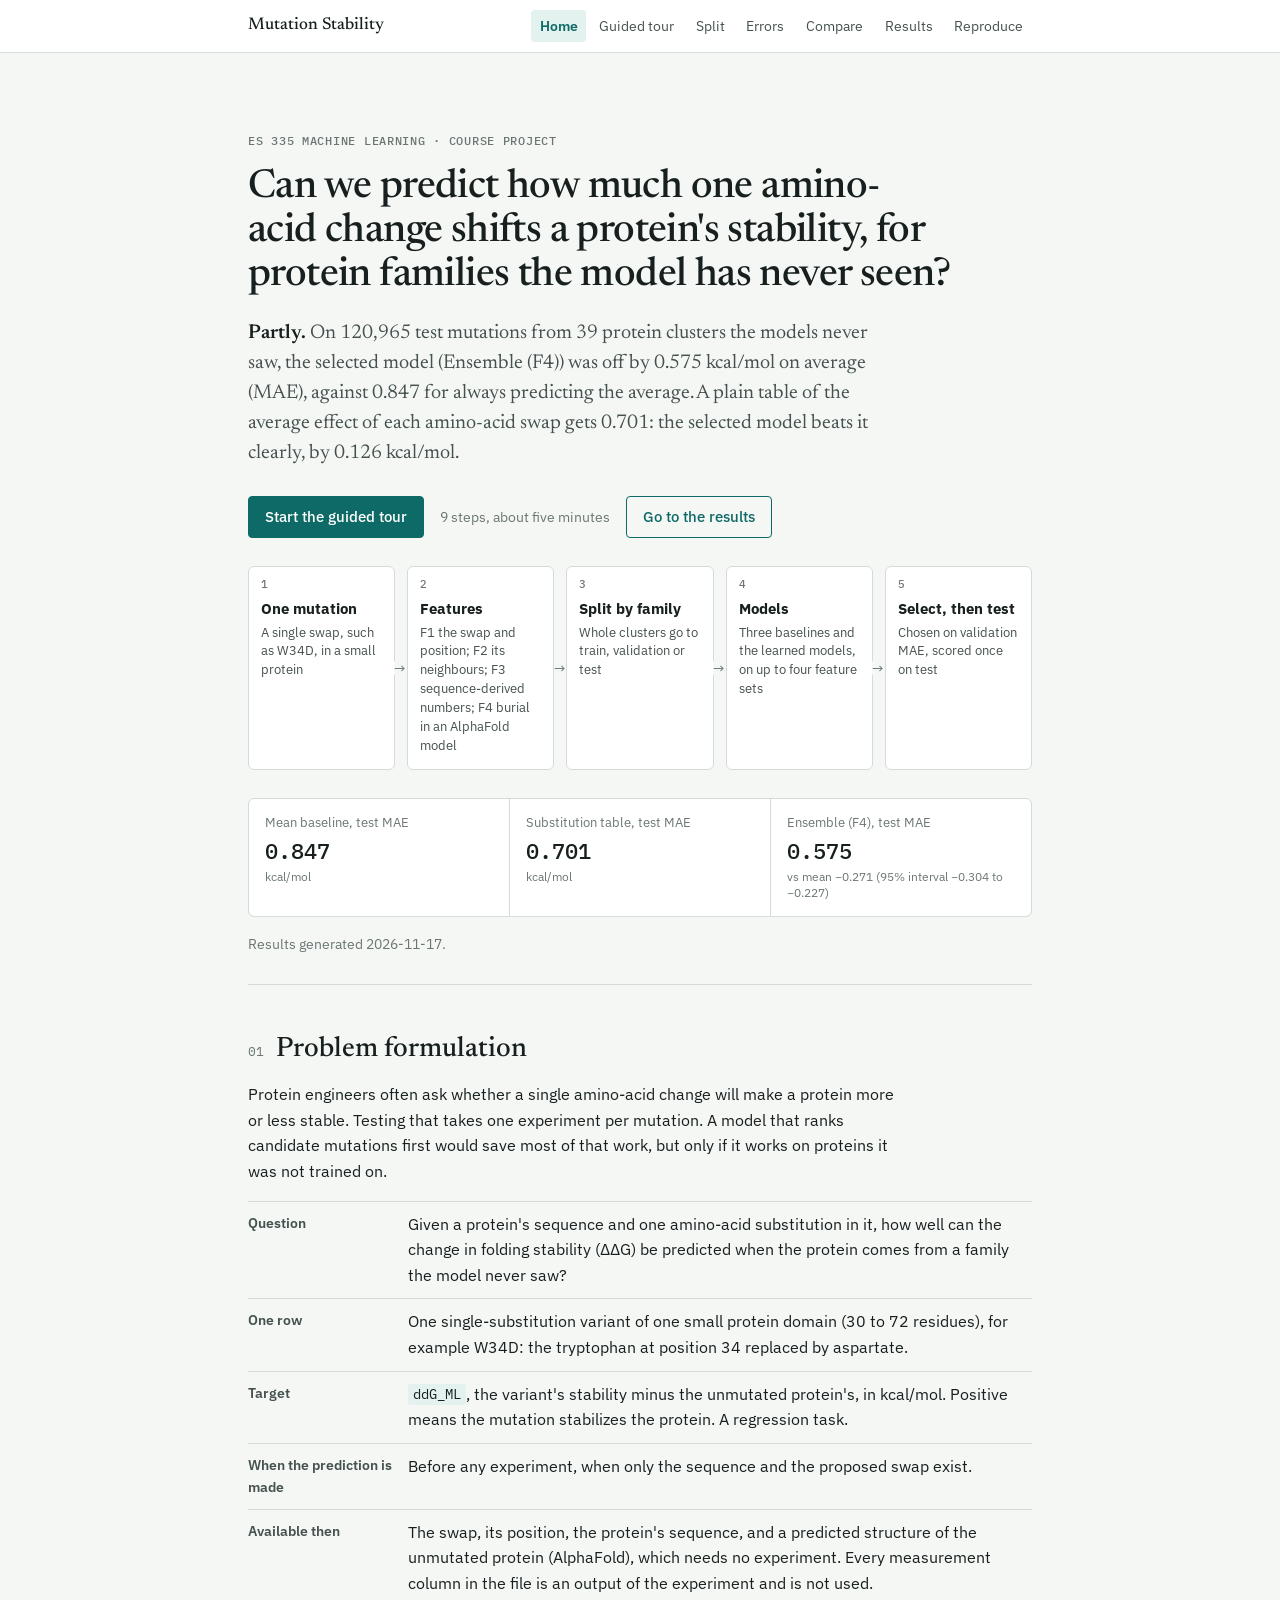
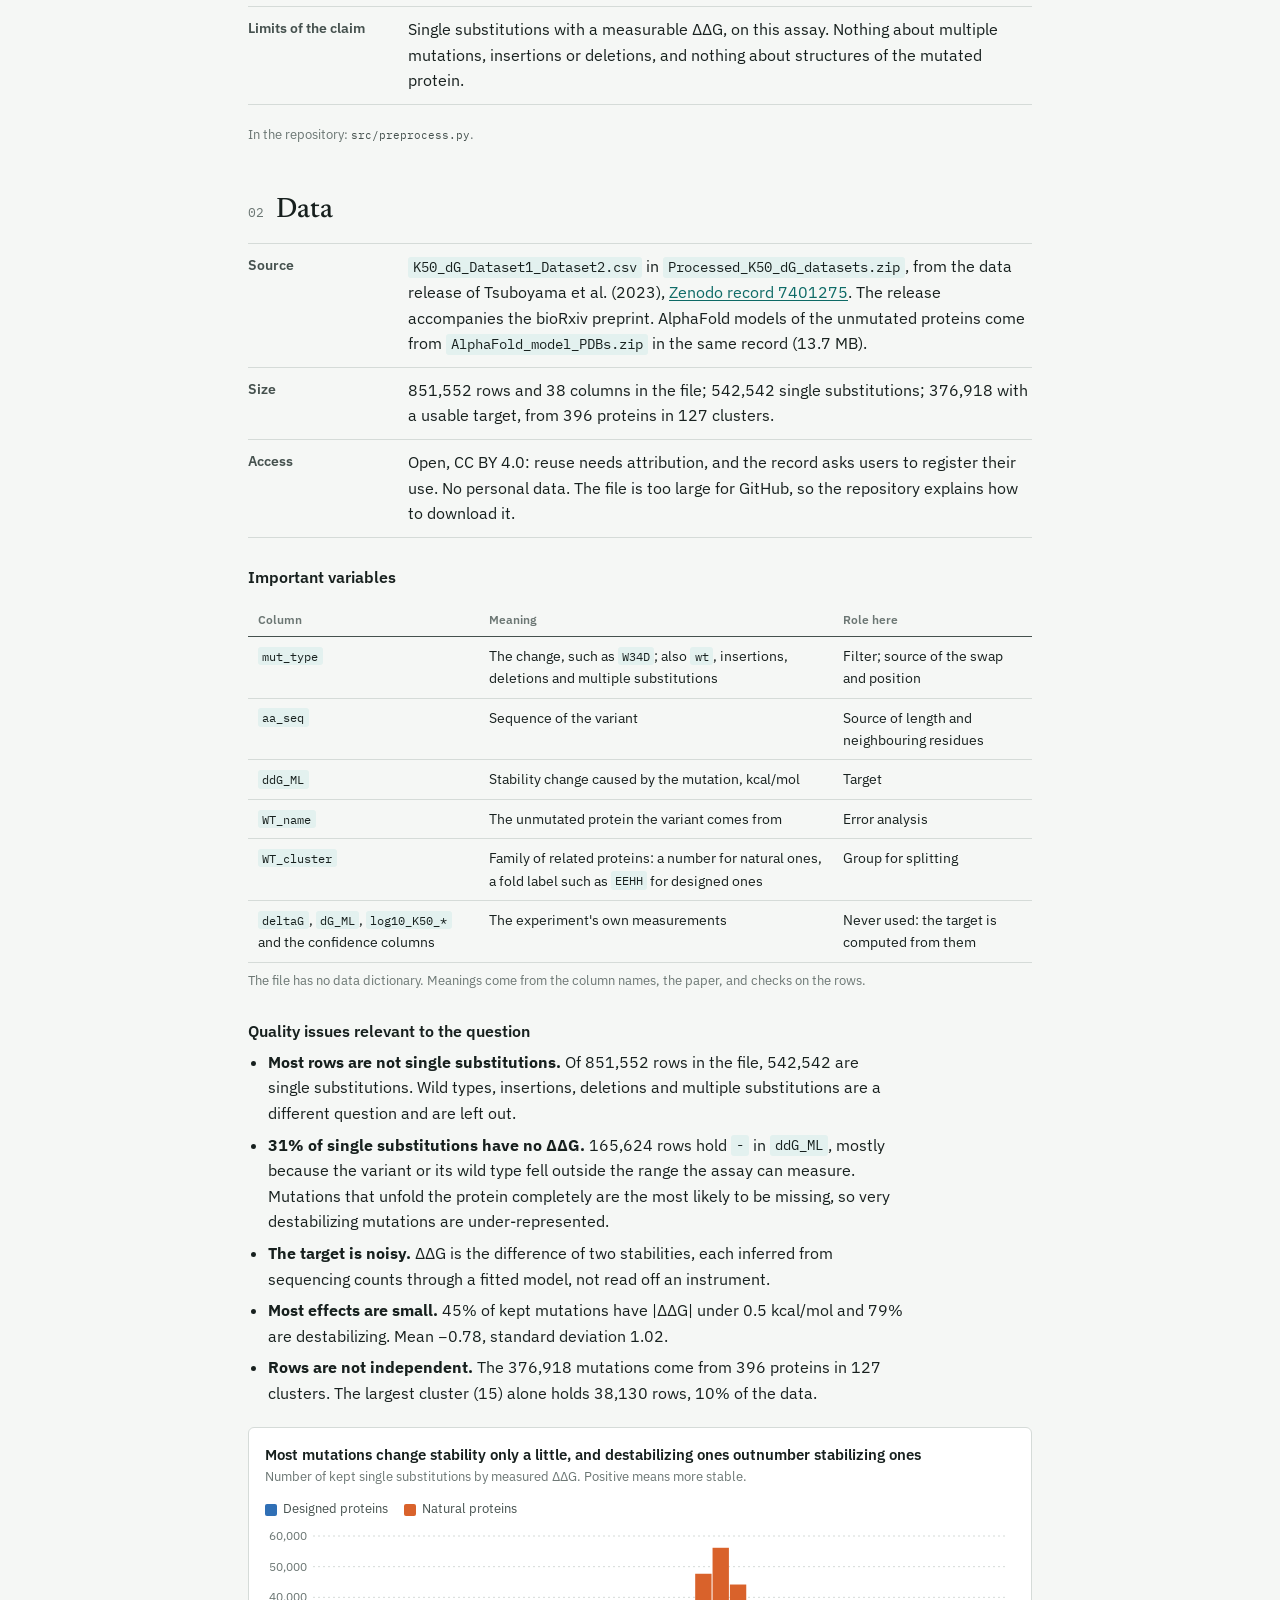
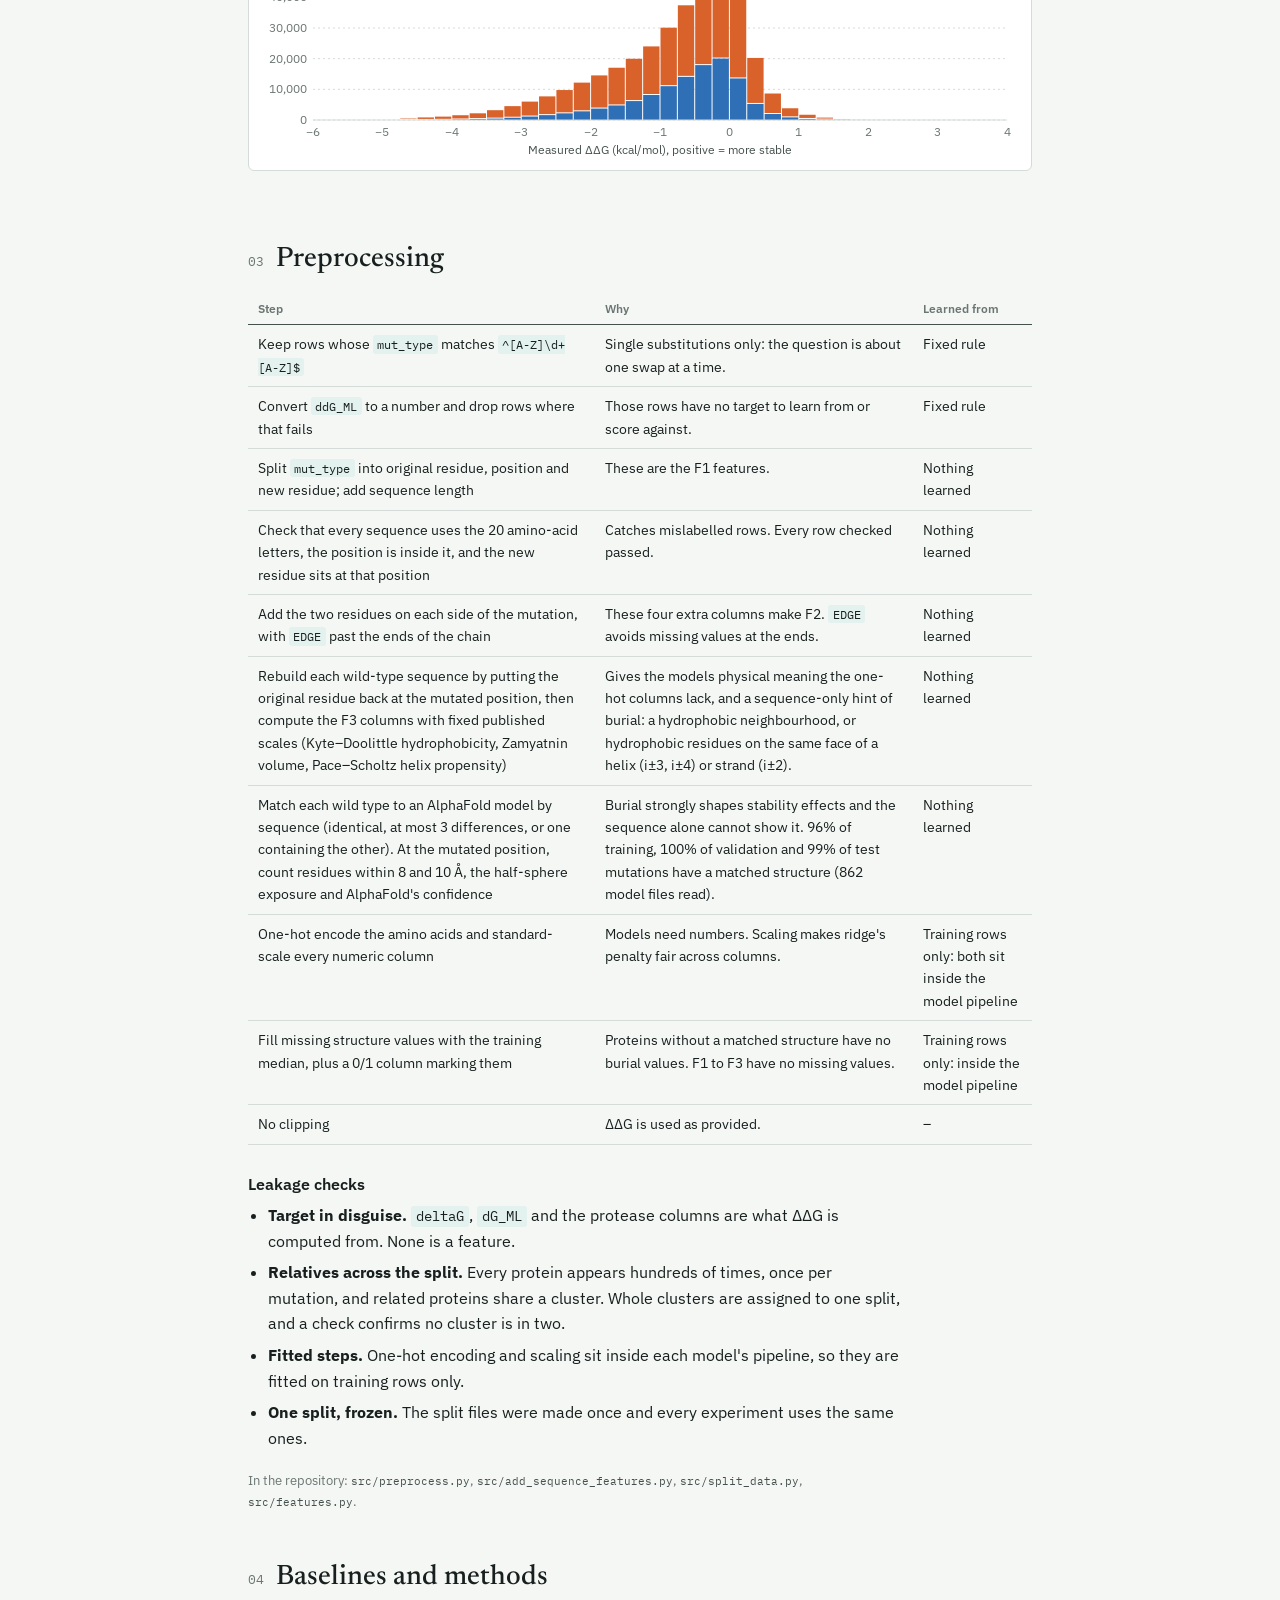
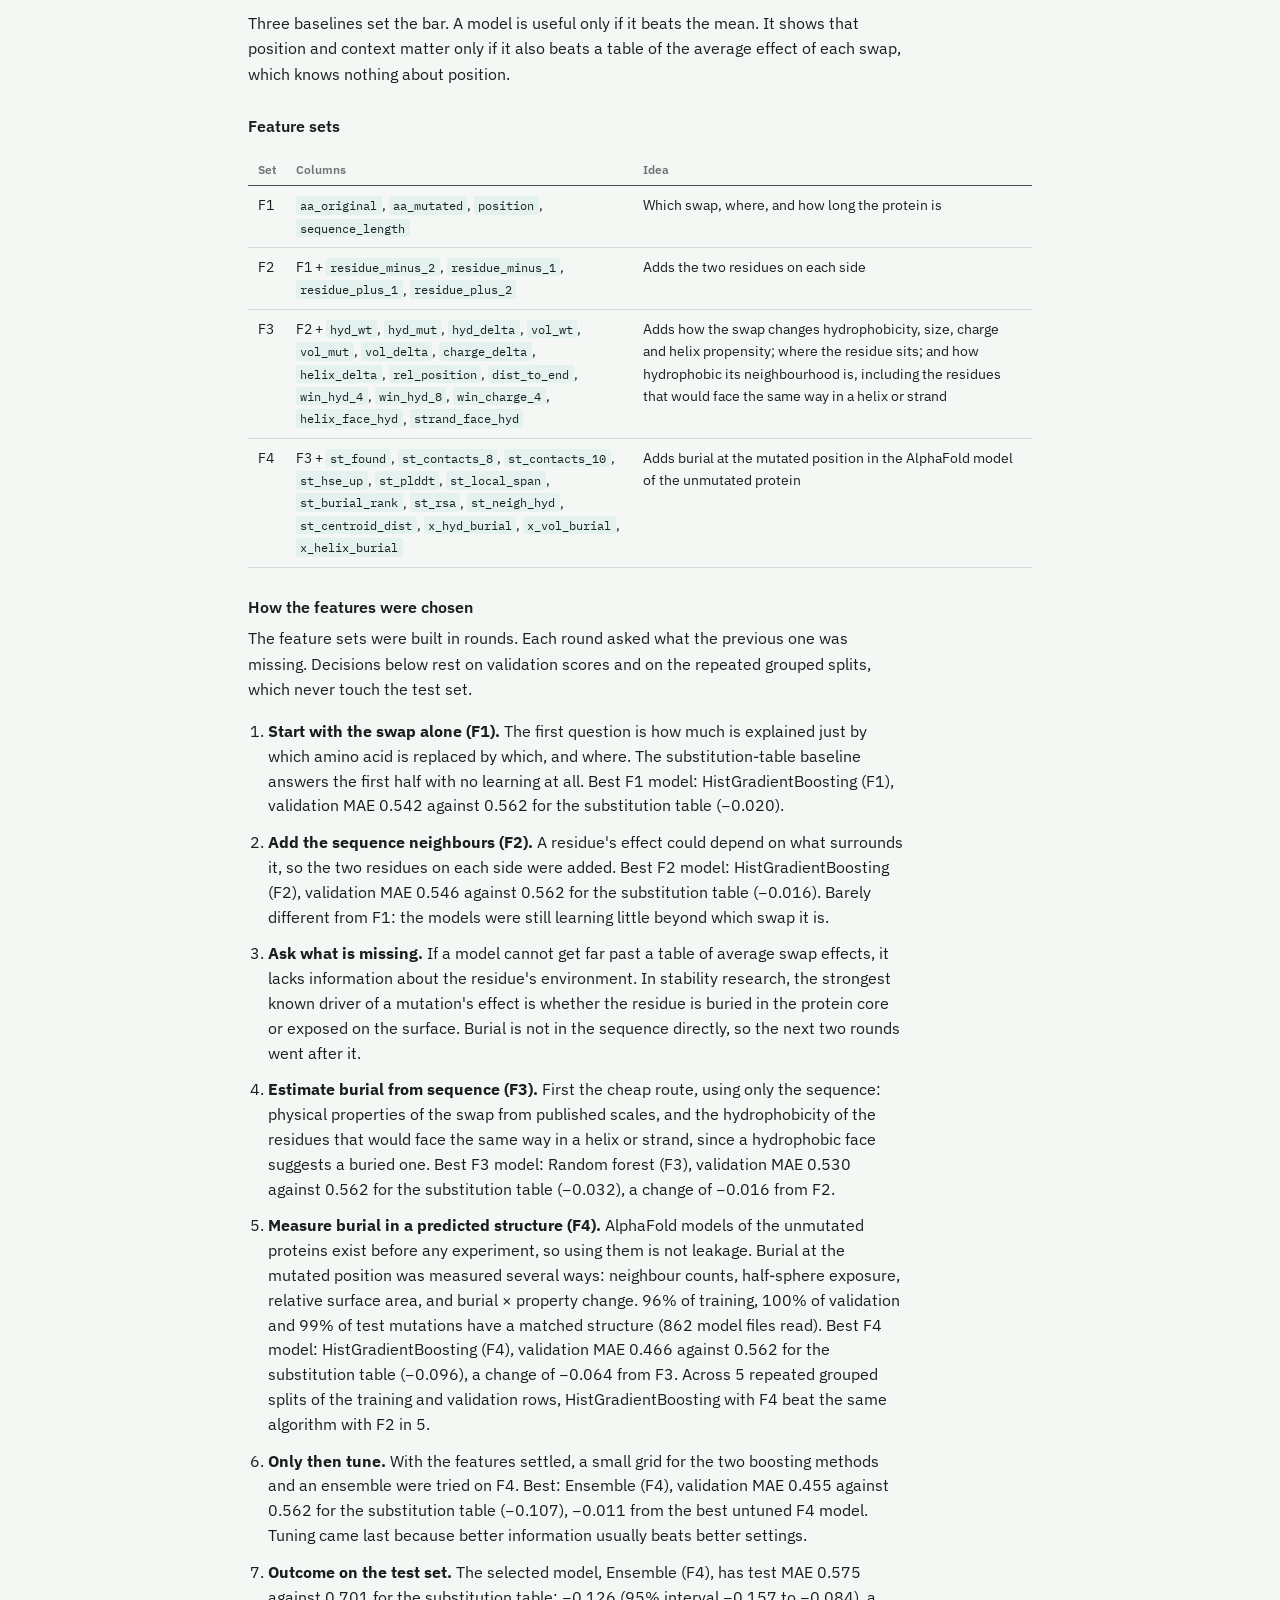
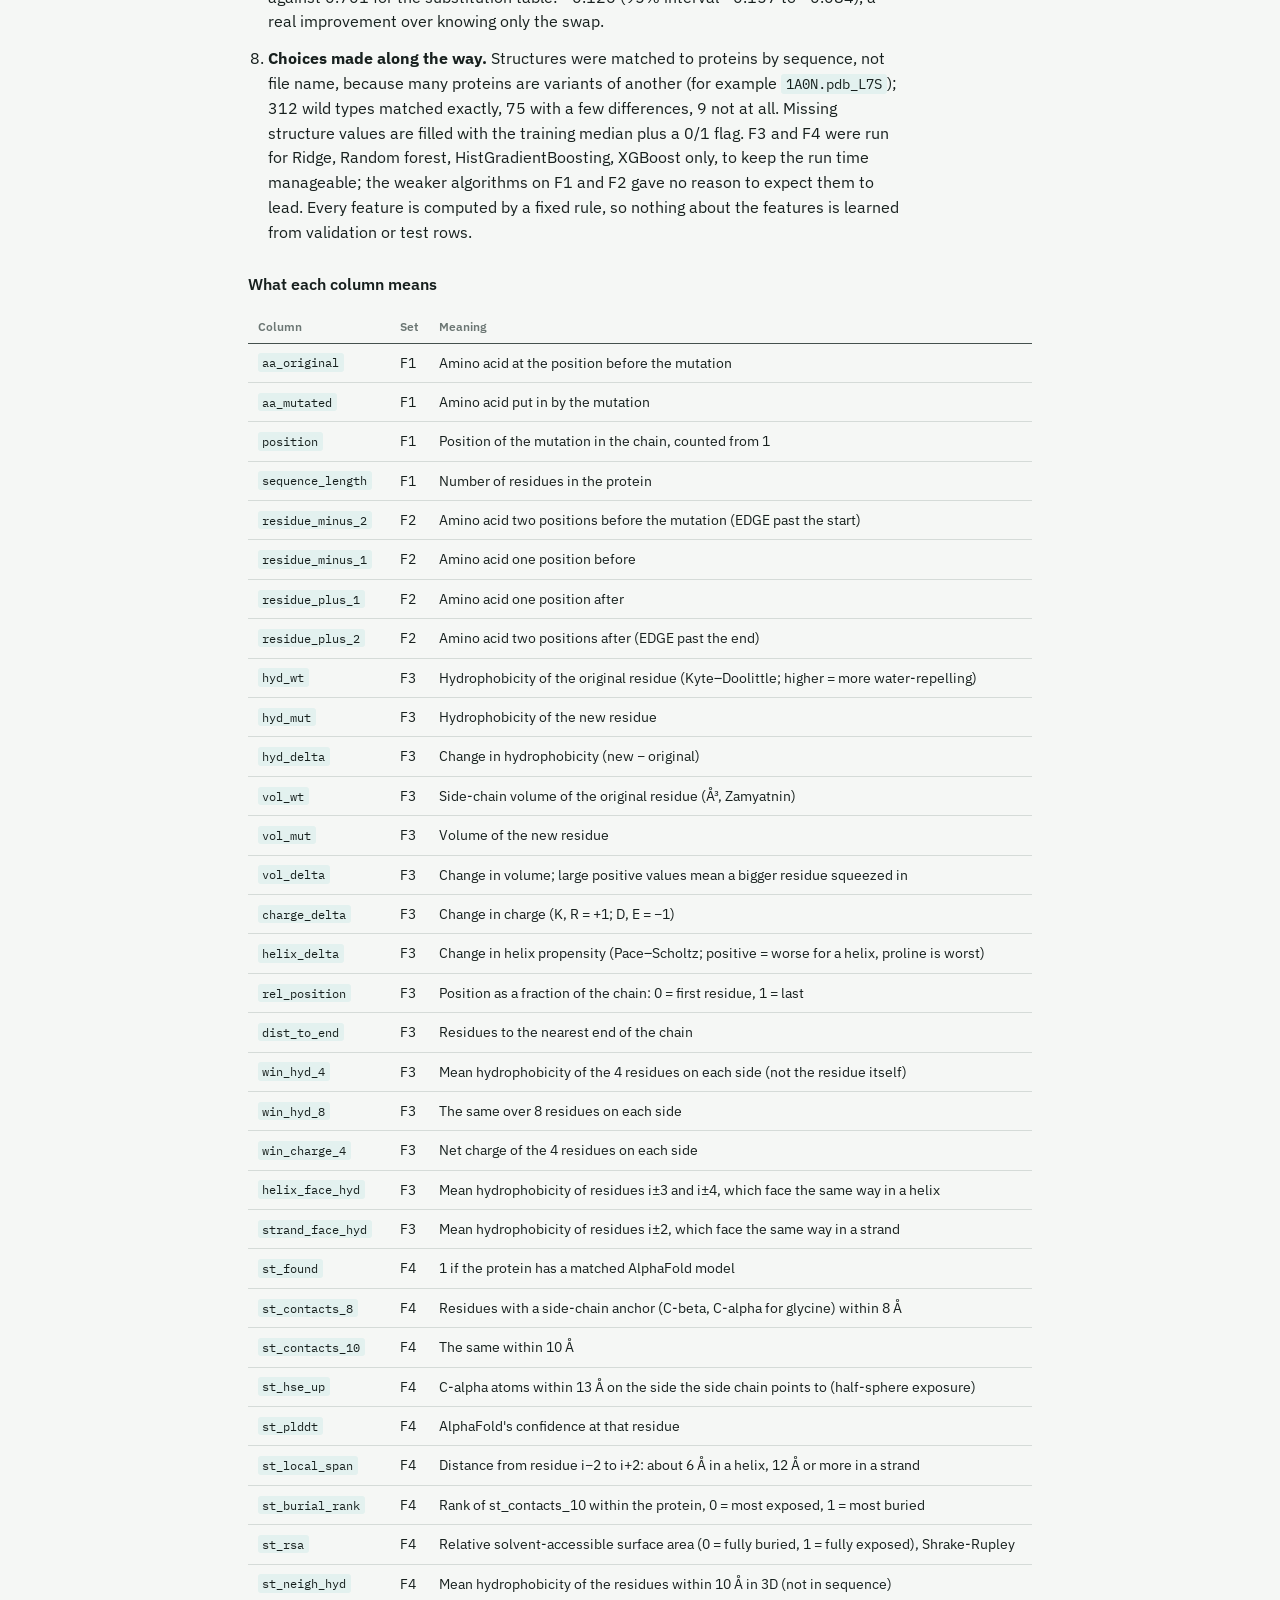
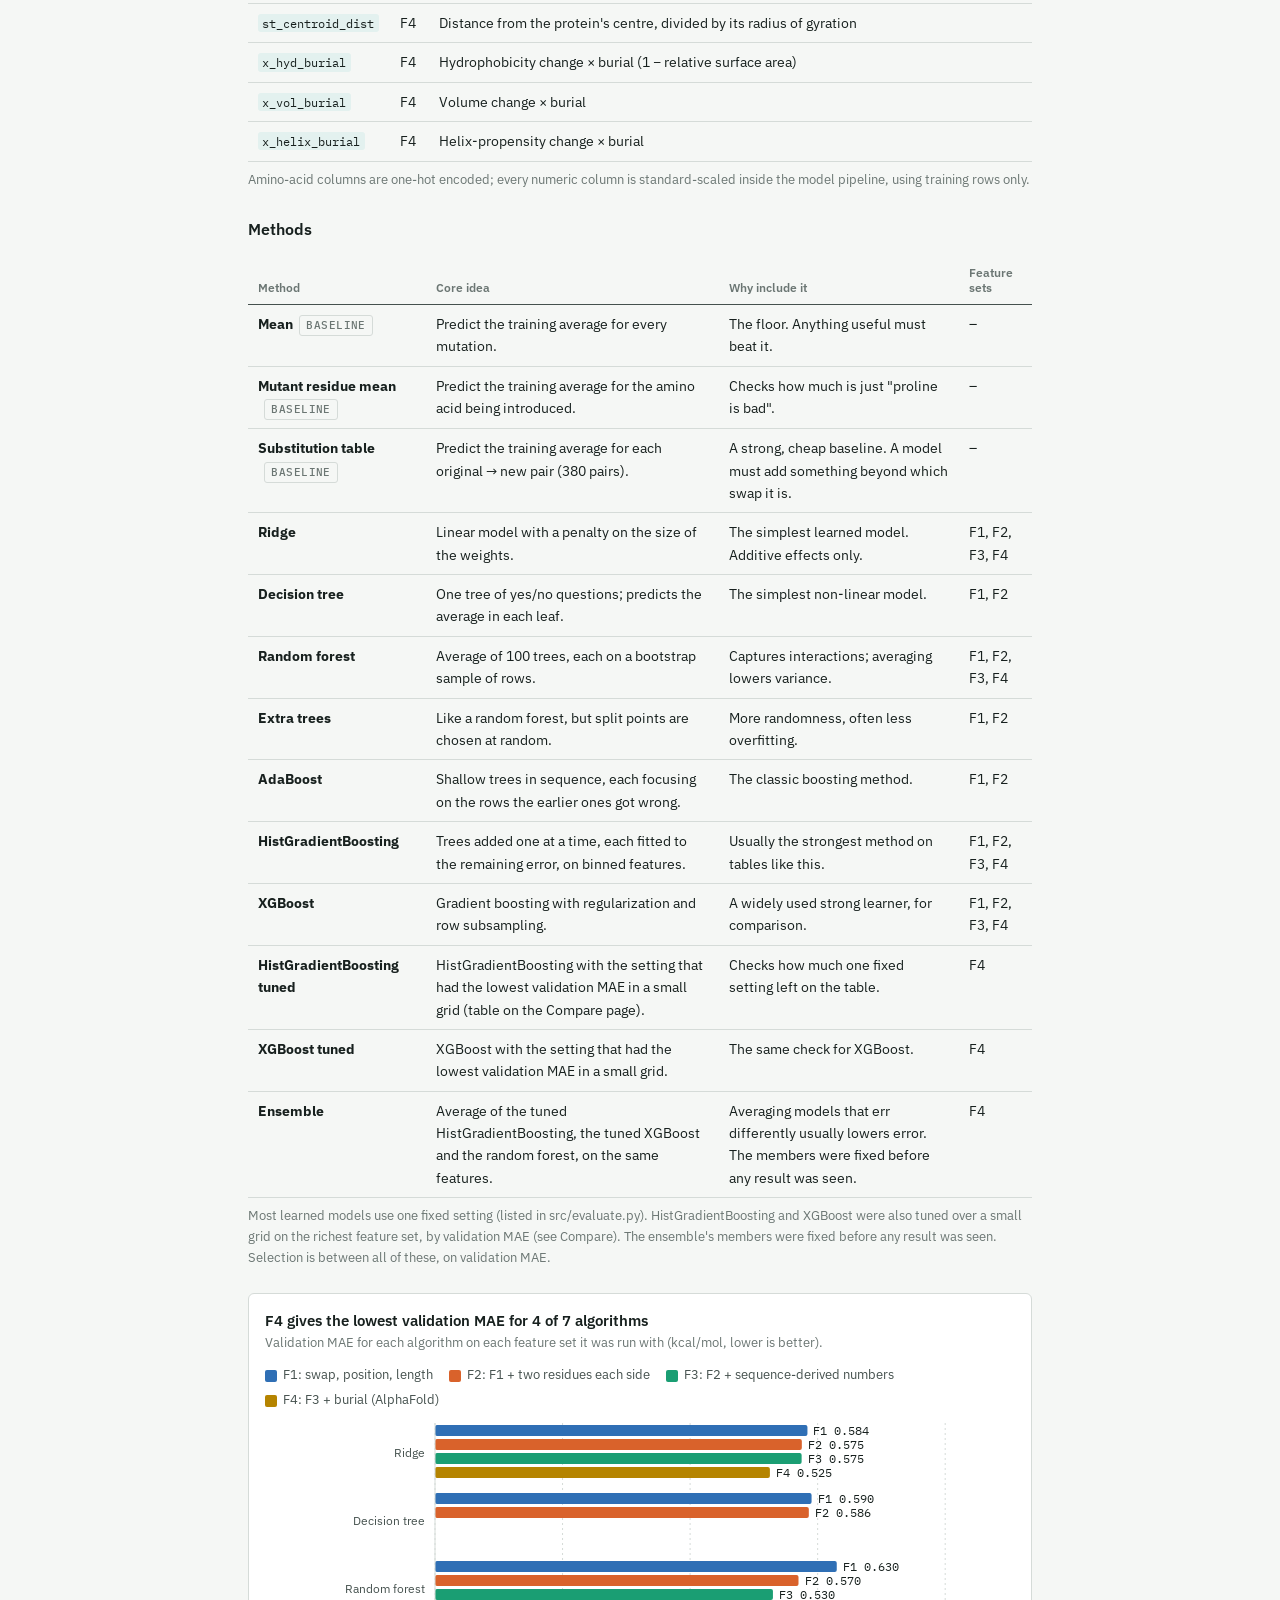
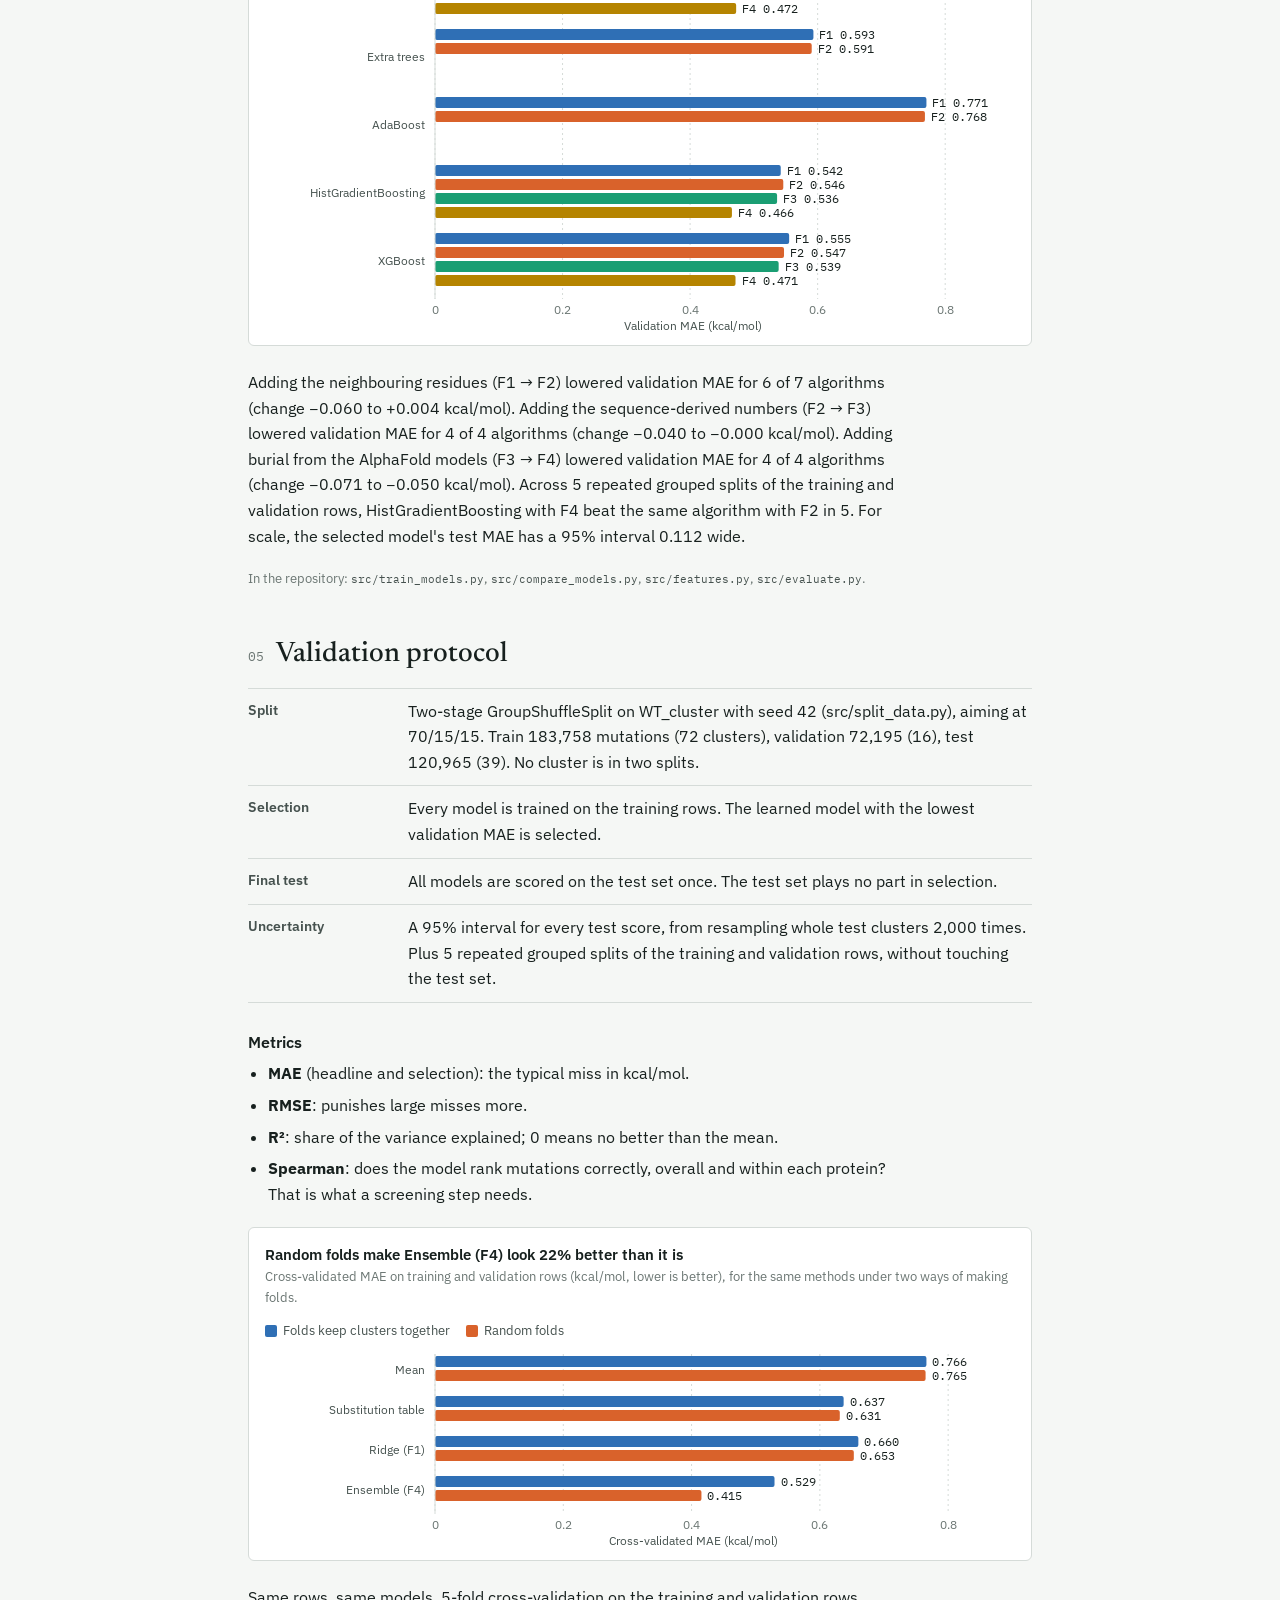
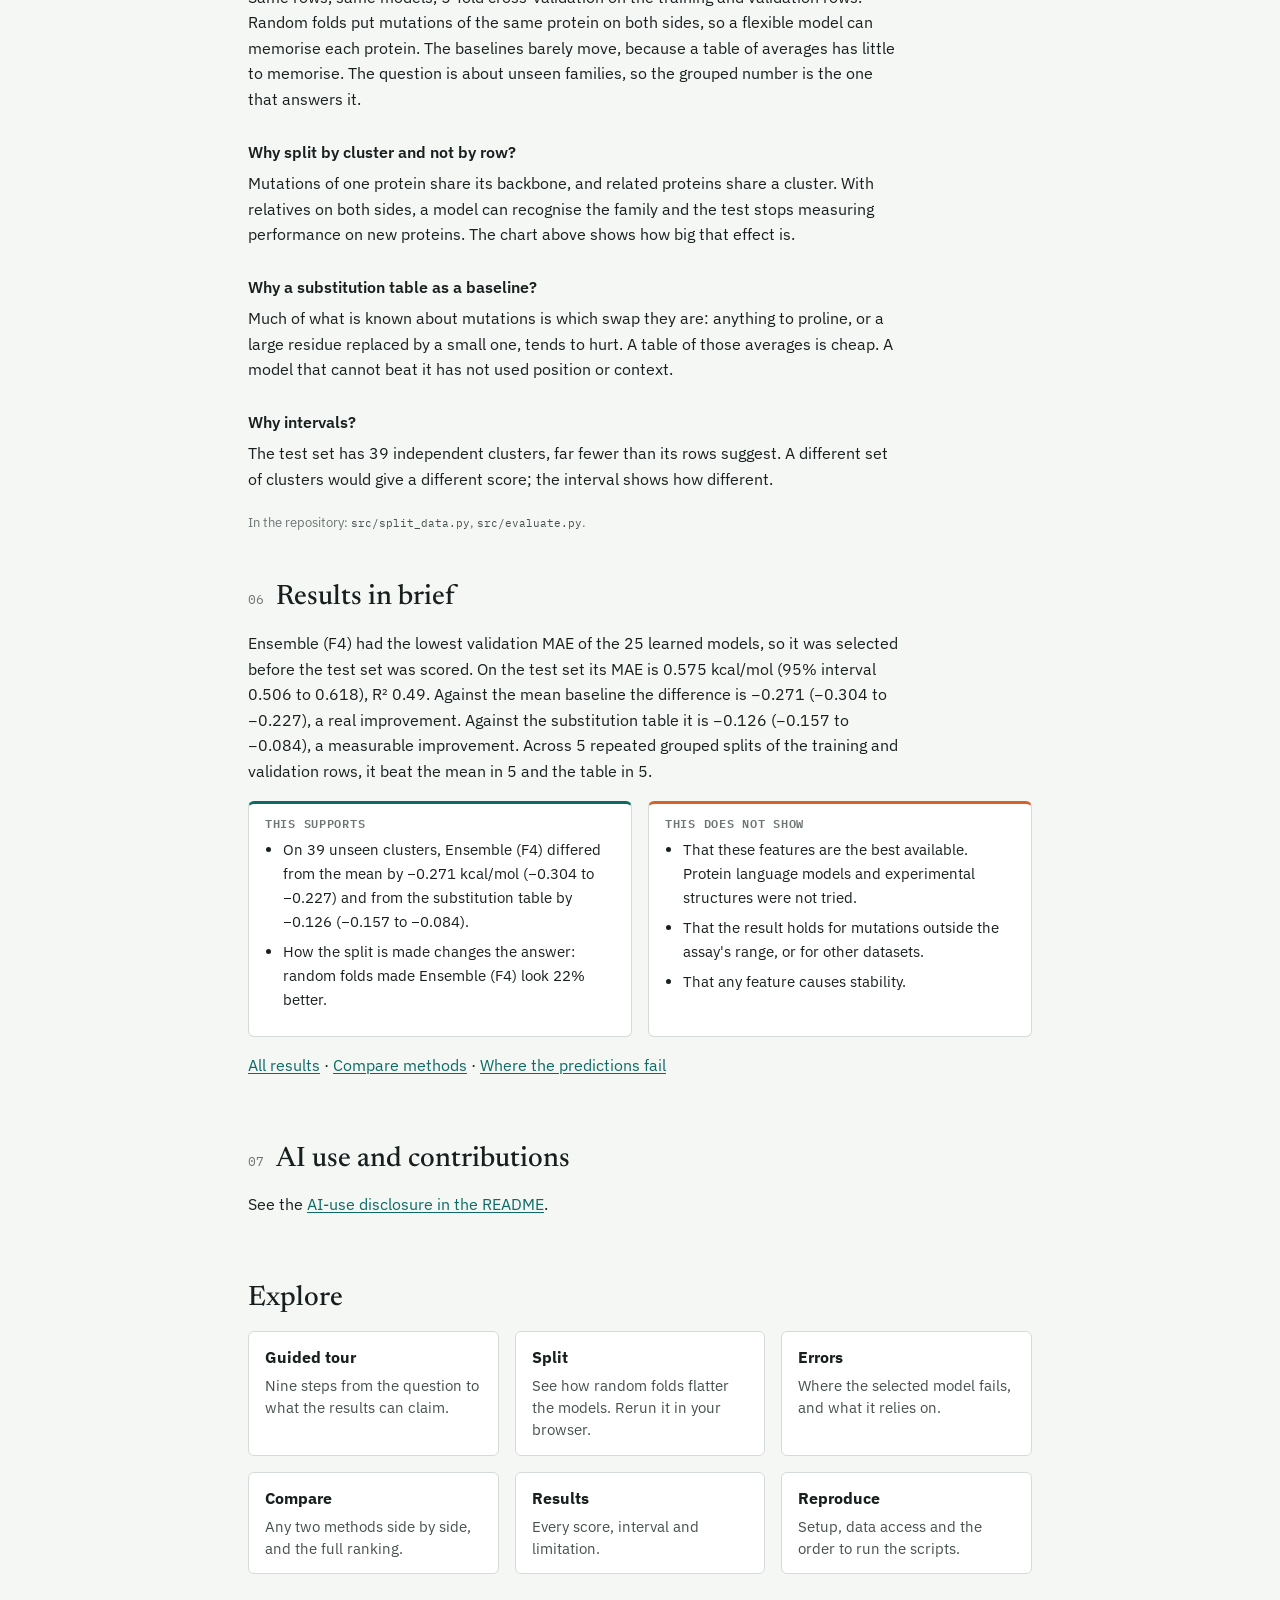
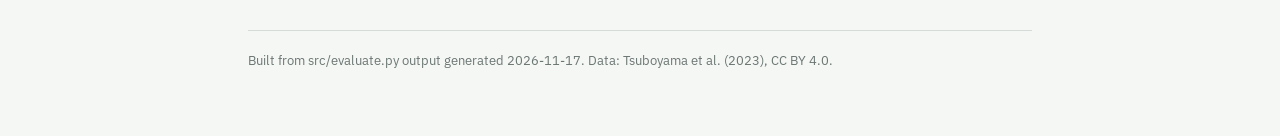
<file: docs/index.html>
<!DOCTYPE html>
<html lang="en">
<head>
<meta charset="utf-8">
<meta name="viewport" content="width=device-width, initial-scale=1">
<title>Mutation Stability</title>
<meta name="description" content="Predicting the stability change of single amino-acid mutations in unseen protein families.">
<link rel="preconnect" href="https://fonts.googleapis.com">
<link rel="preconnect" href="https://fonts.gstatic.com" crossorigin>
<link href="https://fonts.googleapis.com/css2?family=IBM+Plex+Mono:wght@400;500&family=IBM+Plex+Sans:wght@400;500;600&family=Newsreader:opsz,wght@6..72,400;6..72,500;6..72,600&display=swap" rel="stylesheet">
<link rel="stylesheet" href="style.css">
</head>
<body data-page="index">
<header class="topbar"><div class="topbar-in">
  <a class="brand" href="index.html">Mutation Stability</a>
  <nav aria-label="Pages"><a href="index.html" data-page="index">Home</a><a href="tour.html" data-page="tour">Guided tour</a><a href="split.html" data-page="split">Split</a><a href="errors.html" data-page="errors">Errors</a><a href="compare.html" data-page="compare">Compare</a><a href="results.html" data-page="results">Results</a><a href="reproduce.html" data-page="reproduce">Reproduce</a></nav>
</div></header>
<div class="shell">
<main>
<section class="hero">
  <p class="kicker">ES 335 Machine Learning · course project</p>
  <h1>Can we predict how much one amino-acid change shifts a protein's stability, for protein families the model has never seen?</h1>
  <p class="answer" id="answer"></p>
  <div class="cta"><a class="btn" href="tour.html">Start the guided tour</a><span class="cta-note">9 steps, about five minutes</span><a class="btn ghost" href="results.html">Go to the results</a></div>
  <ol class="flow" aria-label="How the project is built">
    <li><b>One mutation</b><span>A single swap, such as W34D, in a small protein</span></li>
    <li><b>Features</b><span>F1 the swap and position; F2 its neighbours; F3 sequence-derived numbers; F4 burial in an AlphaFold model</span></li>
    <li><b>Split by family</b><span>Whole clusters go to train, validation or test</span></li>
    <li><b>Models</b><span>Three baselines and the learned models, on up to four feature sets</span></li>
    <li><b>Select, then test</b><span>Chosen on validation MAE, scored once on test</span></li>
  </ol>
  <dl class="facts" id="facts"></dl>
  <p class="byline" id="byline"></p>
</section>
<section id="question">
  <h2><span class="n">01</span>Problem formulation</h2>
  <p>Protein engineers often ask whether a single amino-acid change will make a protein more or less stable. Testing that takes one experiment per mutation. A model that ranks candidate mutations first would save most of that work, but only if it works on proteins it was not trained on.</p>
  <dl class="frame">
    <dt>Question</dt><dd>Given a protein's sequence and one amino-acid substitution in it, how well can the change in folding stability (ΔΔG) be predicted when the protein comes from a family the model never saw?</dd>
    <dt>One row</dt><dd>One single-substitution variant of one small protein domain (<span data-v="summary.len_min"></span> to <span data-v="summary.len_max"></span> residues), for example W34D: the tryptophan at position 34 replaced by aspartate.</dd>
    <dt>Target</dt><dd><code>ddG_ML</code>, the variant's stability minus the unmutated protein's, in kcal/mol. Positive means the mutation stabilizes the protein. A regression task.</dd>
    <dt>When the prediction is made</dt><dd>Before any experiment, when only the sequence and the proposed swap exist.</dd>
    <dt>Available then</dt><dd>The swap, its position, the protein's sequence, and a predicted structure of the unmutated protein (AlphaFold), which needs no experiment. Every measurement column in the file is an output of the experiment and is not used.</dd>
    <dt>Limits of the claim</dt><dd>Single substitutions with a measurable ΔΔG, on this assay. Nothing about multiple mutations, insertions or deletions, and nothing about structures of the mutated protein.</dd>
  </dl>
  <p class="repo" data-items="src/preprocess.py"></p>
</section>
<section id="data">
  <h2><span class="n">02</span>Data</h2>
  <dl class="frame">
    <dt>Source</dt><dd><code>K50_dG_Dataset1_Dataset2.csv</code> in <code>Processed_K50_dG_datasets.zip</code>, from the data release of Tsuboyama et al. (2023), <a href="https://zenodo.org/records/7401275">Zenodo record 7401275</a>. The release accompanies the bioRxiv preprint. AlphaFold models of the unmutated proteins come from <code>AlphaFold_model_PDBs.zip</code> in the same record (13.7 MB).</dd>
    <dt>Size</dt><dd><span data-v="summary.n_raw"></span> rows and 38 columns in the file; <span data-v="summary.n_single"></span> single substitutions; <span data-v="summary.n_kept"></span> with a usable target, from <span data-v="summary.n_proteins"></span> proteins in <span data-v="summary.n_clusters"></span> clusters.</dd>
    <dt>Access</dt><dd>Open, CC BY 4.0: reuse needs attribution, and the record asks users to register their use. No personal data. The file is too large for GitHub, so the repository explains how to download it.</dd>
  </dl>
  <h3>Important variables</h3>
  <div class="scroll"><table>
    <thead><tr><th>Column</th><th>Meaning</th><th>Role here</th></tr></thead>
    <tbody>
      <tr><td><code>mut_type</code></td><td>The change, such as <code>W34D</code>; also <code>wt</code>, insertions, deletions and multiple substitutions</td><td>Filter; source of the swap and position</td></tr>
      <tr><td><code>aa_seq</code></td><td>Sequence of the variant</td><td>Source of length and neighbouring residues</td></tr>
      <tr><td><code>ddG_ML</code></td><td>Stability change caused by the mutation, kcal/mol</td><td>Target</td></tr>
      <tr><td><code>WT_name</code></td><td>The unmutated protein the variant comes from</td><td>Error analysis</td></tr>
      <tr><td><code>WT_cluster</code></td><td>Family of related proteins: a number for natural ones, a fold label such as <code>EEHH</code> for designed ones</td><td>Group for splitting</td></tr>
      <tr><td><code>deltaG</code>, <code>dG_ML</code>, <code>log10_K50_*</code> and the confidence columns</td><td>The experiment's own measurements</td><td>Never used: the target is computed from them</td></tr>
    </tbody>
    <caption>The file has no data dictionary. Meanings come from the column names, the paper, and checks on the rows.</caption>
  </table></div>
  <h3>Quality issues relevant to the question</h3>
  <ul id="quality"></ul>
  <div class="figure">
    <h4>Most mutations change stability only a little, and destabilizing ones outnumber stabilizing ones</h4>
    <p class="sub">Number of kept single substitutions by measured ΔΔG. Positive means more stable.</p>
    <div class="legend"><span><i class="s1"></i>Designed proteins</span><span><i class="s2"></i>Natural proteins</span></div>
    <div id="chartHist"></div>
  </div>
</section>
<section id="preprocessing">
  <h2><span class="n">03</span>Preprocessing</h2>
  <div class="scroll"><table><thead><tr><th>Step</th><th>Why</th><th>Learned from</th></tr></thead><tbody id="prepRows"></tbody></table></div>
  <h3>Leakage checks</h3>
  <ul>
    <li><strong>Target in disguise.</strong> <code>deltaG</code>, <code>dG_ML</code> and the protease columns are what ΔΔG is computed from. None is a feature.</li>
    <li><strong>Relatives across the split.</strong> Every protein appears hundreds of times, once per mutation, and related proteins share a cluster. Whole clusters are assigned to one split, and a check confirms no cluster is in two.</li>
    <li><strong>Fitted steps.</strong> One-hot encoding and scaling sit inside each model's pipeline, so they are fitted on training rows only.</li>
    <li><strong>One split, frozen.</strong> The split files were made once and every experiment uses the same ones.</li>
  </ul>
  <p class="repo" data-items="src/preprocess.py;src/add_sequence_features.py;src/split_data.py;src/features.py"></p>
</section>
<section id="methods">
  <h2><span class="n">04</span>Baselines and methods</h2>
  <p>Three baselines set the bar. A model is useful only if it beats the mean. It shows that position and context matter only if it also beats a table of the average effect of each swap, which knows nothing about position.</p>
  <h3>Feature sets</h3>
  <div class="scroll"><table><thead><tr><th>Set</th><th>Columns</th><th>Idea</th></tr></thead><tbody id="featRows"></tbody></table></div>
  <h3>How the features were chosen</h3>
  <p>The feature sets were built in rounds. Each round asked what the previous one was missing. Decisions below rest on validation scores and on the repeated grouped splits, which never touch the test set.</p>
  <ol class="story" id="fsStory"></ol>
  <h3>What each column means</h3>
  <div class="scroll"><table><thead><tr><th>Column</th><th>Set</th><th>Meaning</th></tr></thead><tbody id="glossRows"></tbody>
  <caption>Amino-acid columns are one-hot encoded; every numeric column is standard-scaled inside the model pipeline, using training rows only.</caption></table></div>
  <h3>Methods</h3>
  <div class="scroll"><table><thead><tr><th>Method</th><th>Core idea</th><th>Why include it</th><th>Feature sets</th></tr></thead><tbody id="methodRows"></tbody>
  <caption>Most learned models use one fixed setting (listed in src/evaluate.py). HistGradientBoosting and XGBoost were also tuned over a small grid on the richest feature set, by validation MAE (see Compare). The ensemble's members were fixed before any result was seen. Selection is between all of these, on validation MAE.</caption></table></div>
  <div class="figure">
    <h4 id="fsTitle"></h4>
    <p class="sub">Validation MAE for each algorithm on each feature set it was run with (kcal/mol, lower is better).</p>
    <div class="legend" id="fsLegend"></div>
    <div id="chartFS"></div>
  </div>
  <p id="fsNote"></p>
  <p class="repo" data-items="src/train_models.py;src/compare_models.py;src/features.py;src/evaluate.py"></p>
</section>
<section id="evaluation">
  <h2><span class="n">05</span>Validation protocol</h2>
  <dl class="frame">
    <dt>Split</dt><dd><span data-v="config.split_note"></span>. Train <span data-v="summary.n_train"></span> mutations (<span data-v="summary.c_train"></span> clusters), validation <span data-v="summary.n_val"></span> (<span data-v="summary.c_val"></span>), test <span data-v="summary.n_test"></span> (<span data-v="summary.c_test"></span>). No cluster is in two splits.</dd>
    <dt>Selection</dt><dd>Every model is trained on the training rows. The learned model with the lowest validation MAE is selected.</dd>
    <dt>Final test</dt><dd>All models are scored on the test set once. The test set plays no part in selection.</dd>
    <dt>Uncertainty</dt><dd>A 95% interval for every test score, from resampling whole test clusters <span data-v="config.n_bootstrap"></span> times. Plus <span data-v="config.n_repeats"></span> repeated grouped splits of the training and validation rows, without touching the test set.</dd>
  </dl>
  <h3>Metrics</h3>
  <ul>
    <li><strong>MAE</strong> (headline and selection): the typical miss in kcal/mol.</li>
    <li><strong>RMSE</strong>: punishes large misses more.</li>
    <li><strong>R²</strong>: share of the variance explained; 0 means no better than the mean.</li>
    <li><strong>Spearman</strong>: does the model rank mutations correctly, overall and within each protein? That is what a screening step needs.</li>
  </ul>
  <div class="figure">
    <h4 id="leakTitle"></h4>
    <p class="sub">Cross-validated MAE on training and validation rows (kcal/mol, lower is better), for the same methods under two ways of making folds.</p>
    <div class="legend"><span><i class="s1"></i>Folds keep clusters together</span><span><i class="s2"></i>Random folds</span></div>
    <div id="chartLeak"></div>
  </div>
  <p id="leakNote"></p>
  <h3>Why split by cluster and not by row?</h3>
  <p>Mutations of one protein share its backbone, and related proteins share a cluster. With relatives on both sides, a model can recognise the family and the test stops measuring performance on new proteins. The chart above shows how big that effect is.</p>
  <h3>Why a substitution table as a baseline?</h3>
  <p>Much of what is known about mutations is which swap they are: anything to proline, or a large residue replaced by a small one, tends to hurt. A table of those averages is cheap. A model that cannot beat it has not used position or context.</p>
  <h3>Why intervals?</h3>
  <p>The test set has <span data-v="summary.c_test"></span> independent clusters, far fewer than its rows suggest. A different set of clusters would give a different score; the interval shows how different.</p>
  <p class="repo" data-items="src/split_data.py;src/evaluate.py"></p>
</section>
<section id="brief">
  <h2><span class="n">06</span>Results in brief</h2>
  <p id="briefText"></p>
  <div class="claims" data-claims="results"></div>
  <p><a href="results.html">All results</a> · <a href="compare.html">Compare methods</a> · <a href="errors.html">Where the predictions fail</a></p>
</section>
<section id="ai">
  <h2><span class="n">07</span>AI use and contributions</h2>
  <p>See the <a href="https://github.com/marxy-karly/mutation-stability#ai-use-disclosure">AI-use disclosure in the README</a>.</p>
</section>
<section id="explore-cards"><h2>Explore</h2>
<div class="cards">
  <a class="card" href="tour.html"><b>Guided tour</b><span>Nine steps from the question to what the results can claim.</span></a>
  <a class="card" href="split.html"><b>Split</b><span>See how random folds flatter the models. Rerun it in your browser.</span></a>
  <a class="card" href="errors.html"><b>Errors</b><span>Where the selected model fails, and what it relies on.</span></a>
  <a class="card" href="compare.html"><b>Compare</b><span>Any two methods side by side, and the full ranking.</span></a>
  <a class="card" href="results.html"><b>Results</b><span>Every score, interval and limitation.</span></a>
  <a class="card" href="reproduce.html"><b>Reproduce</b><span>Setup, data access and the order to run the scripts.</span></a>
</div></section>
</main>
<footer id="foot"></footer>
</div>
<div id="tip" role="status"></div>
<script src="results.js"></script>
<script src="about.js"></script>
<script src="app.js"></script>
</body>
</html>
</file>
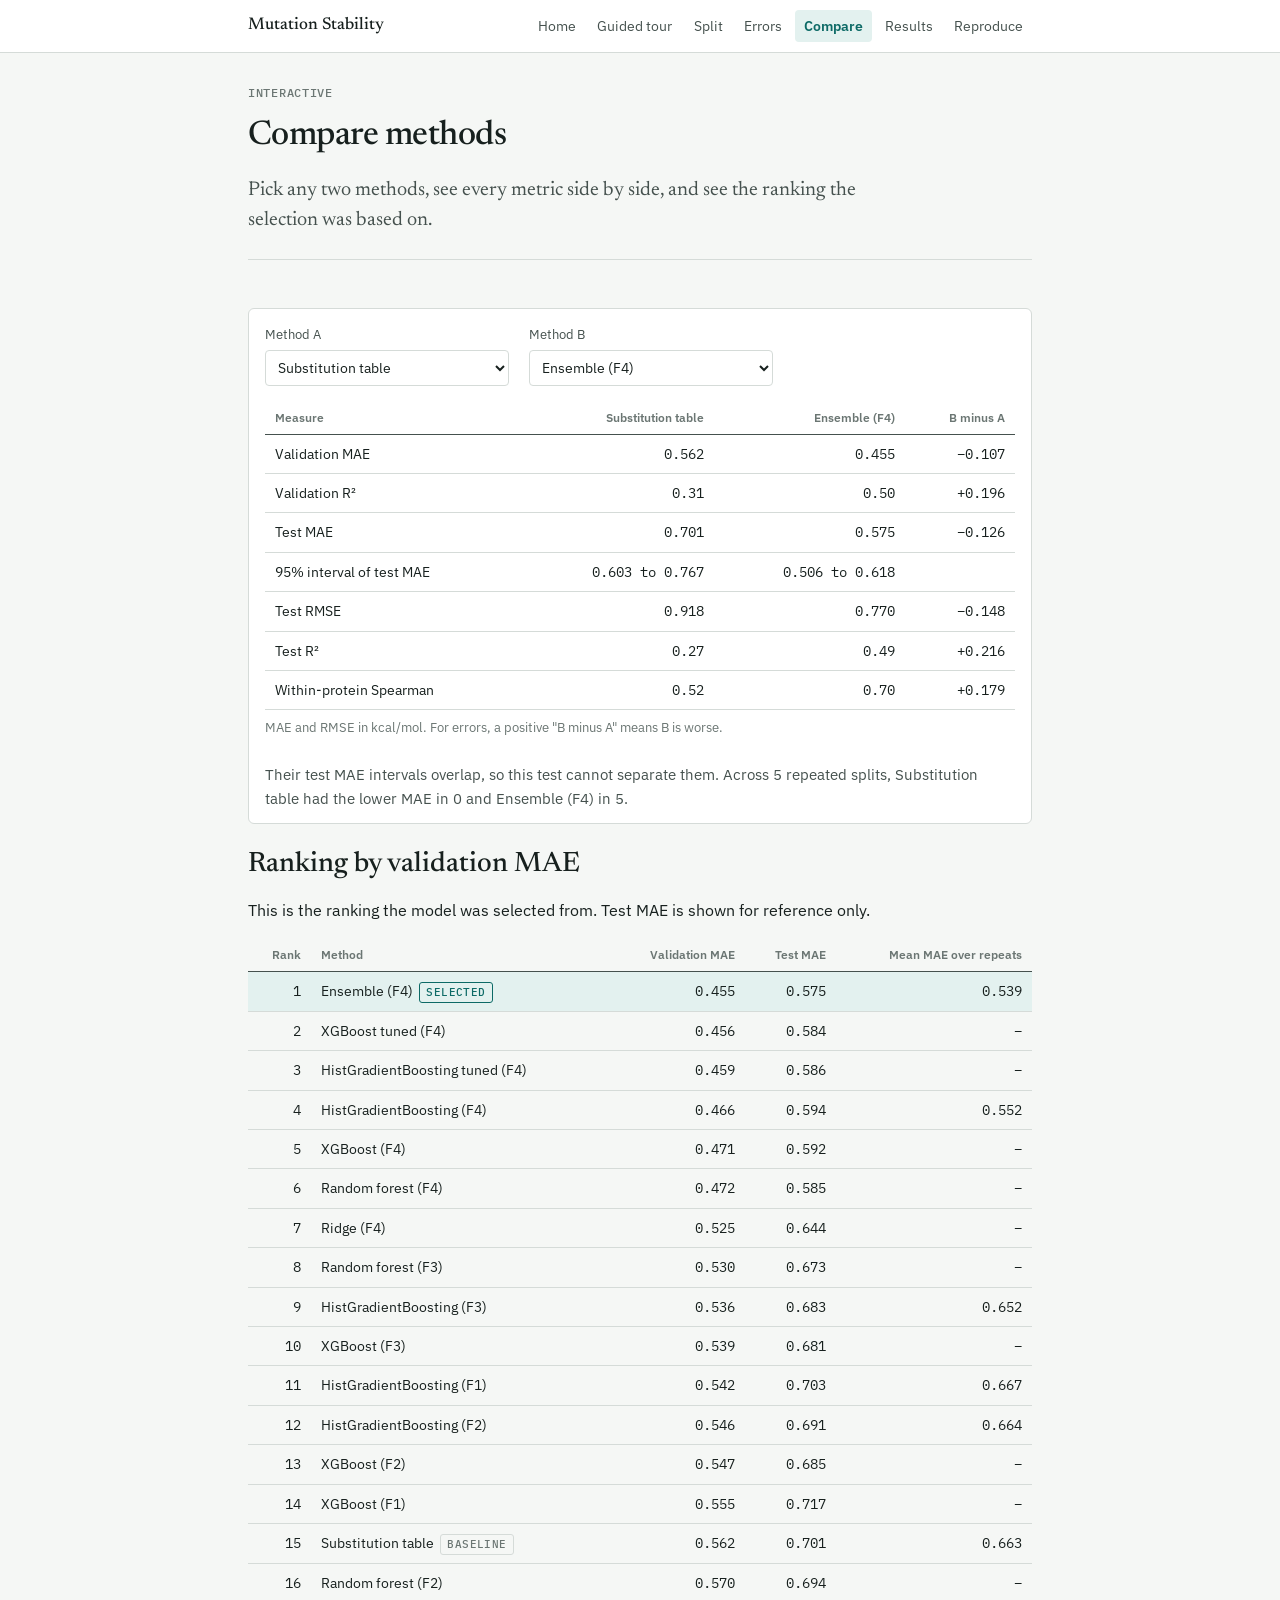
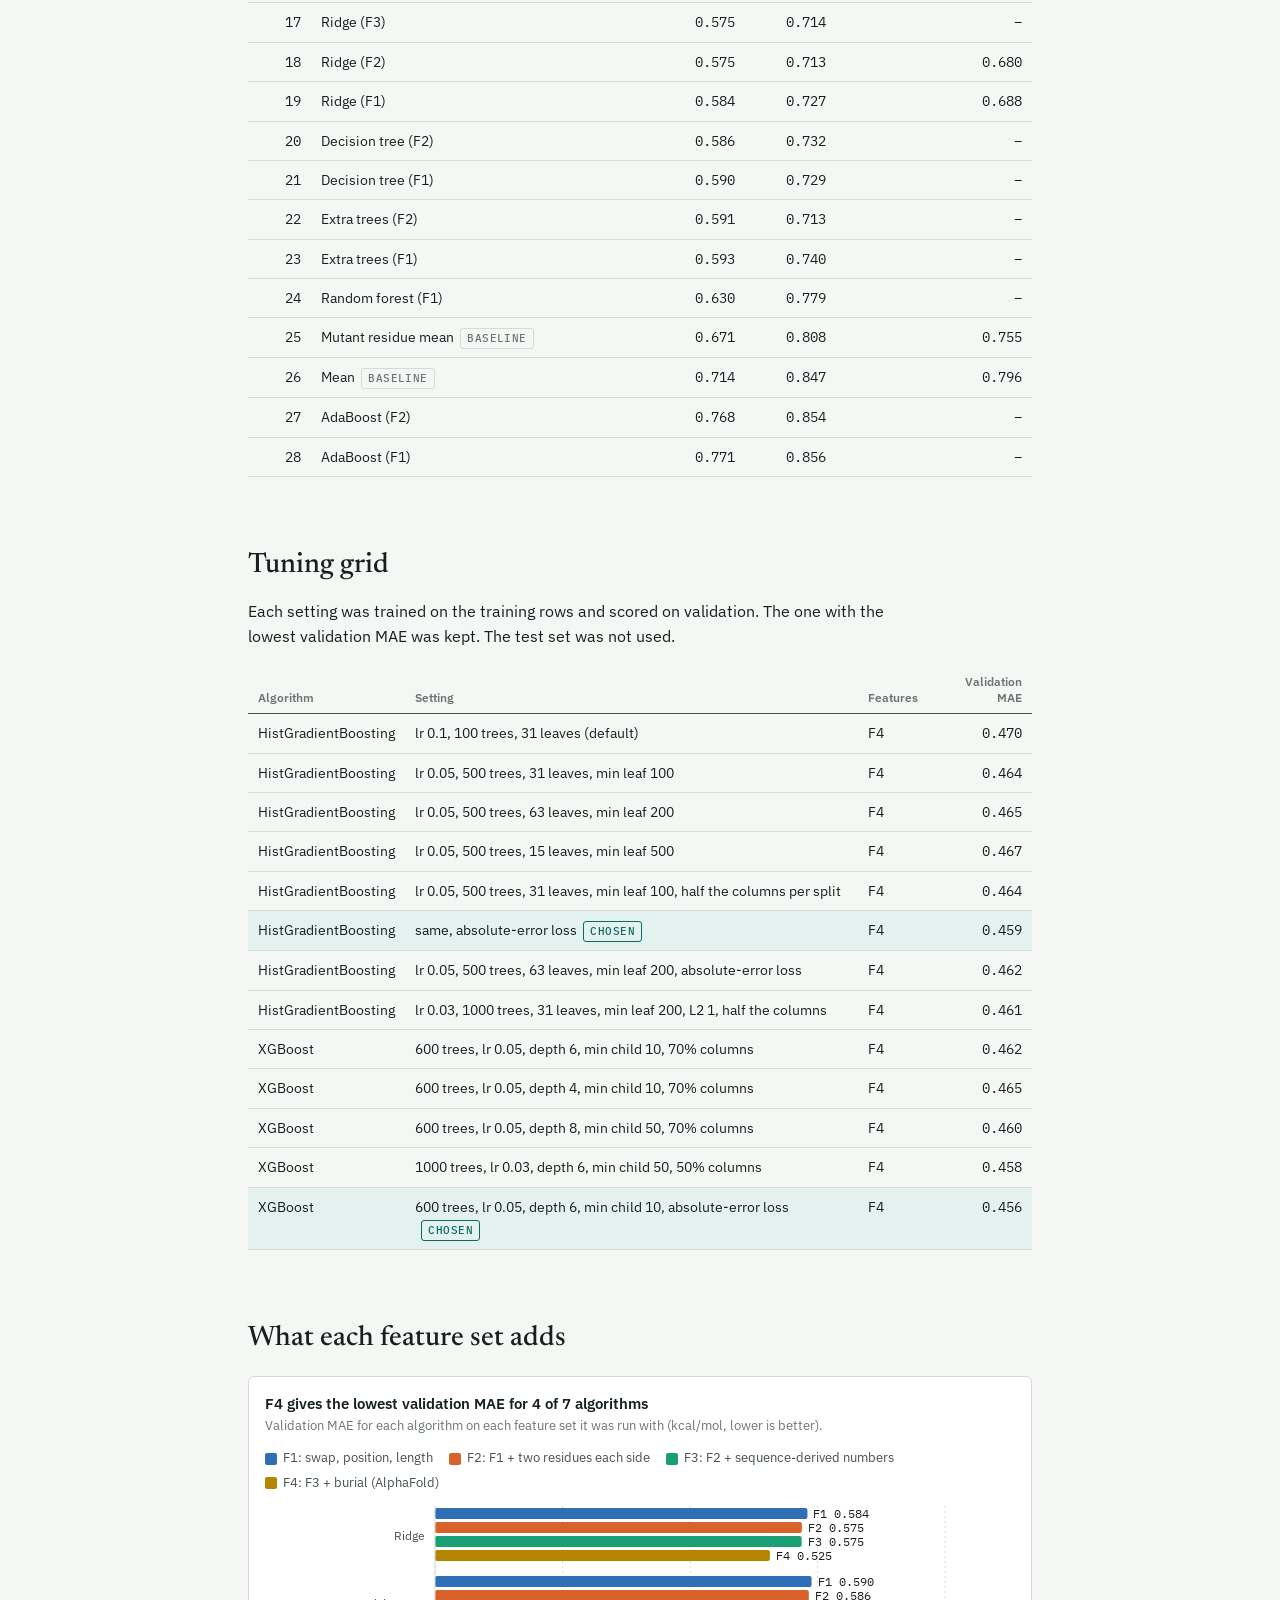
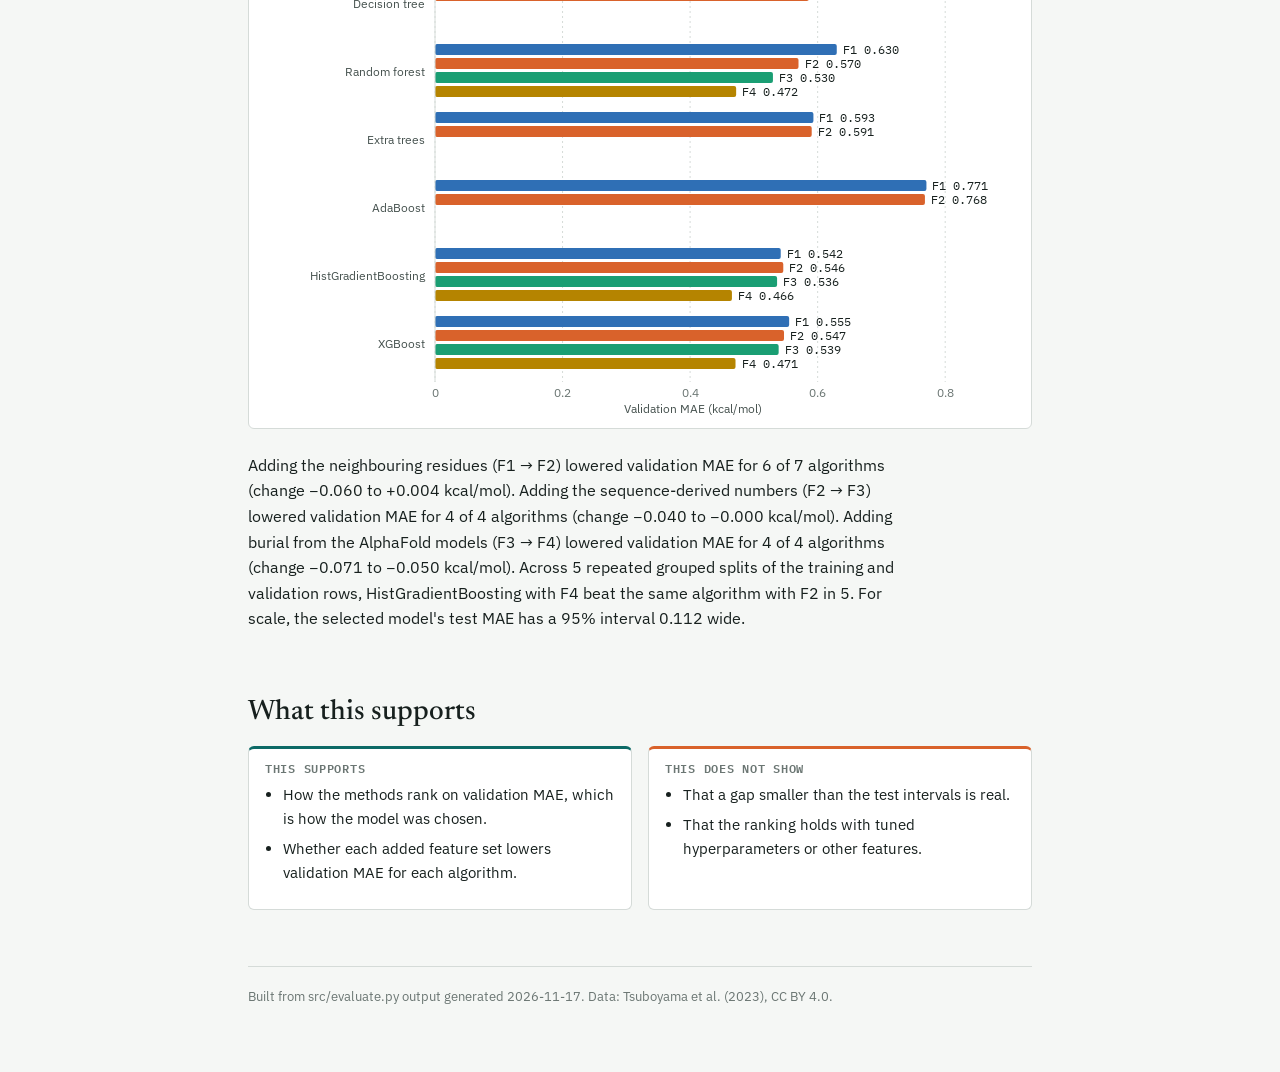
<file: docs/compare.html>
<!DOCTYPE html>
<html lang="en">
<head>
<meta charset="utf-8">
<meta name="viewport" content="width=device-width, initial-scale=1">
<title>Compare Methods</title>
<meta name="description" content="Predicting the stability change of single amino-acid mutations in unseen protein families.">
<link rel="preconnect" href="https://fonts.googleapis.com">
<link rel="preconnect" href="https://fonts.gstatic.com" crossorigin>
<link href="https://fonts.googleapis.com/css2?family=IBM+Plex+Mono:wght@400;500&family=IBM+Plex+Sans:wght@400;500;600&family=Newsreader:opsz,wght@6..72,400;6..72,500;6..72,600&display=swap" rel="stylesheet">
<link rel="stylesheet" href="style.css">
</head>
<body data-page="compare">
<header class="topbar"><div class="topbar-in">
  <a class="brand" href="index.html">Mutation Stability</a>
  <nav aria-label="Pages"><a href="index.html" data-page="index">Home</a><a href="tour.html" data-page="tour">Guided tour</a><a href="split.html" data-page="split">Split</a><a href="errors.html" data-page="errors">Errors</a><a href="compare.html" data-page="compare">Compare</a><a href="results.html" data-page="results">Results</a><a href="reproduce.html" data-page="reproduce">Reproduce</a></nav>
</div></header>
<div class="shell">
<main>
<header class="pagehead"><p class="kicker">Interactive</p><h1>Compare methods</h1><p class="answer">Pick any two methods, see every metric side by side, and see the ranking the selection was based on.</p></header>
<section id="compare">
  <div class="figure">
    <div class="controls"><label for="cmpA">Method A<select id="cmpA"></select></label><label for="cmpB">Method B<select id="cmpB"></select></label></div>
    <div class="scroll"><table><thead><tr><th>Measure</th><th class="r" id="cmpHA">A</th><th class="r" id="cmpHB">B</th><th class="r">B minus A</th></tr></thead><tbody id="cmpRows"></tbody>
    <caption>MAE and RMSE in kcal/mol. For errors, a positive "B minus A" means B is worse.</caption></table></div>
    <p class="readout" id="cmpReadout"></p>
  </div>
  <h2>Ranking by validation MAE</h2>
  <p>This is the ranking the model was selected from. Test MAE is shown for reference only.</p>
  <div class="scroll"><table><thead><tr><th class="r">Rank</th><th>Method</th><th class="r">Validation MAE</th><th class="r">Test MAE</th><th class="r">Mean MAE over repeats</th></tr></thead><tbody id="rankRows"></tbody></table></div>
</section>
<section id="tuning"><h2>Tuning grid</h2>
  <p>Each setting was trained on the training rows and scored on validation. The one with the lowest validation MAE was kept. The test set was not used.</p>
  <div class="scroll"><table><thead><tr><th>Algorithm</th><th>Setting</th><th>Features</th><th class="r">Validation MAE</th></tr></thead><tbody id="tuneRows"></tbody></table></div>
</section>
<section id="features"><h2>What each feature set adds</h2><div class="figure">
    <h4 id="fsTitle"></h4>
    <p class="sub">Validation MAE for each algorithm on each feature set it was run with (kcal/mol, lower is better).</p>
    <div class="legend" id="fsLegend"></div>
    <div id="chartFS"></div>
  </div>
  <p id="fsNote"></p></section>
<section id="claims"><h2>What this supports</h2><div class="claims" data-claims="compare"></div></section>
</main>
<footer id="foot"></footer>
</div>
<div id="tip" role="status"></div>
<script src="results.js"></script>
<script src="about.js"></script>
<script src="app.js"></script>
</body>
</html>
</file>
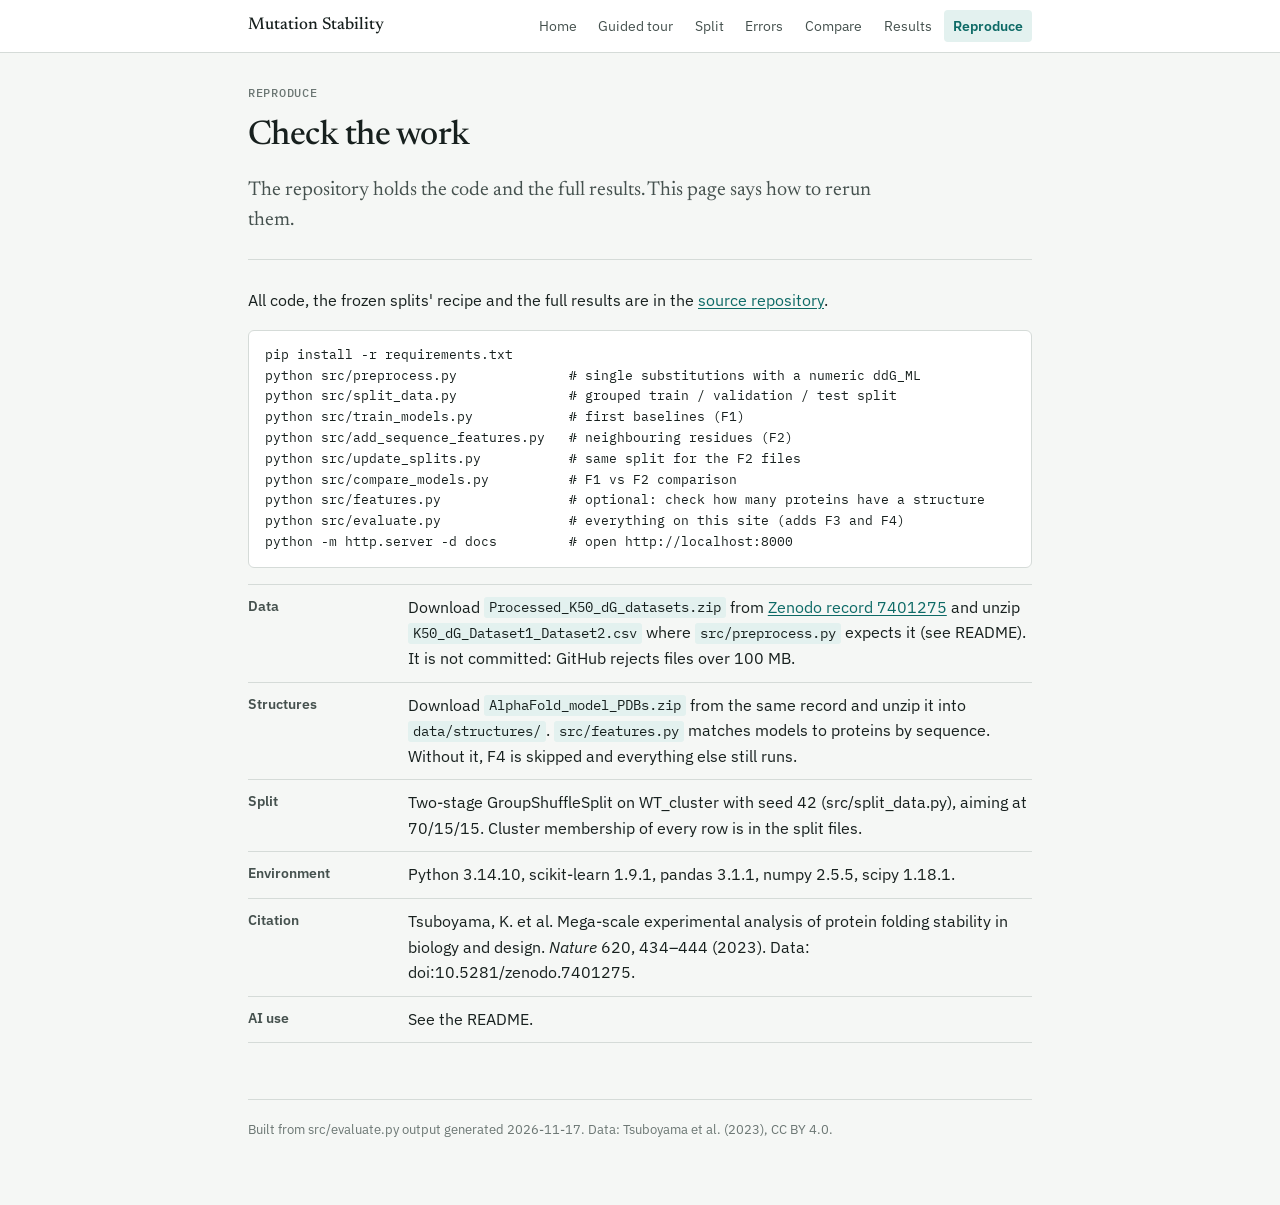
<file: docs/reproduce.html>
<!DOCTYPE html>
<html lang="en">
<head>
<meta charset="utf-8">
<meta name="viewport" content="width=device-width, initial-scale=1">
<title>Reproduce</title>
<meta name="description" content="Predicting the stability change of single amino-acid mutations in unseen protein families.">
<link rel="preconnect" href="https://fonts.googleapis.com">
<link rel="preconnect" href="https://fonts.gstatic.com" crossorigin>
<link href="https://fonts.googleapis.com/css2?family=IBM+Plex+Mono:wght@400;500&family=IBM+Plex+Sans:wght@400;500;600&family=Newsreader:opsz,wght@6..72,400;6..72,500;6..72,600&display=swap" rel="stylesheet">
<link rel="stylesheet" href="style.css">
</head>
<body data-page="reproduce">
<header class="topbar"><div class="topbar-in">
  <a class="brand" href="index.html">Mutation Stability</a>
  <nav aria-label="Pages"><a href="index.html" data-page="index">Home</a><a href="tour.html" data-page="tour">Guided tour</a><a href="split.html" data-page="split">Split</a><a href="errors.html" data-page="errors">Errors</a><a href="compare.html" data-page="compare">Compare</a><a href="results.html" data-page="results">Results</a><a href="reproduce.html" data-page="reproduce">Reproduce</a></nav>
</div></header>
<div class="shell">
<main>
<header class="pagehead"><p class="kicker">Reproduce</p><h1>Check the work</h1><p class="answer">The repository holds the code and the full results. This page says how to rerun them.</p></header>
<section id="reproduce">
  <p id="repoLine"></p>
  <pre>pip install -r requirements.txt
python src/preprocess.py              # single substitutions with a numeric ddG_ML
python src/split_data.py              # grouped train / validation / test split
python src/train_models.py            # first baselines (F1)
python src/add_sequence_features.py   # neighbouring residues (F2)
python src/update_splits.py           # same split for the F2 files
python src/compare_models.py          # F1 vs F2 comparison
python src/features.py                # optional: check how many proteins have a structure
python src/evaluate.py                # everything on this site (adds F3 and F4)
python -m http.server -d docs         # open http://localhost:8000</pre>
  <dl class="frame">
    <dt>Data</dt><dd>Download <code>Processed_K50_dG_datasets.zip</code> from <a href="https://zenodo.org/records/7401275">Zenodo record 7401275</a> and unzip <code>K50_dG_Dataset1_Dataset2.csv</code> where <code>src/preprocess.py</code> expects it (see README). It is not committed: GitHub rejects files over 100 MB.</dd>
    <dt>Structures</dt><dd>Download <code>AlphaFold_model_PDBs.zip</code> from the same record and unzip it into <code>data/structures/</code>. <code>src/features.py</code> matches models to proteins by sequence. Without it, F4 is skipped and everything else still runs.</dd>
    <dt>Split</dt><dd><span data-v="config.split_note"></span>. Cluster membership of every row is in the split files.</dd>
    <dt>Environment</dt><dd id="envLine"></dd>
    <dt>Citation</dt><dd>Tsuboyama, K. et al. Mega-scale experimental analysis of protein folding stability in biology and design. <em>Nature</em> 620, 434–444 (2023). Data: doi:10.5281/zenodo.7401275.</dd>
    <dt>AI use</dt><dd>See the README.</dd>
  </dl>
</section>
</main>
<footer id="foot"></footer>
</div>
<div id="tip" role="status"></div>
<script src="results.js"></script>
<script src="about.js"></script>
<script src="app.js"></script>
</body>
</html>
</file>
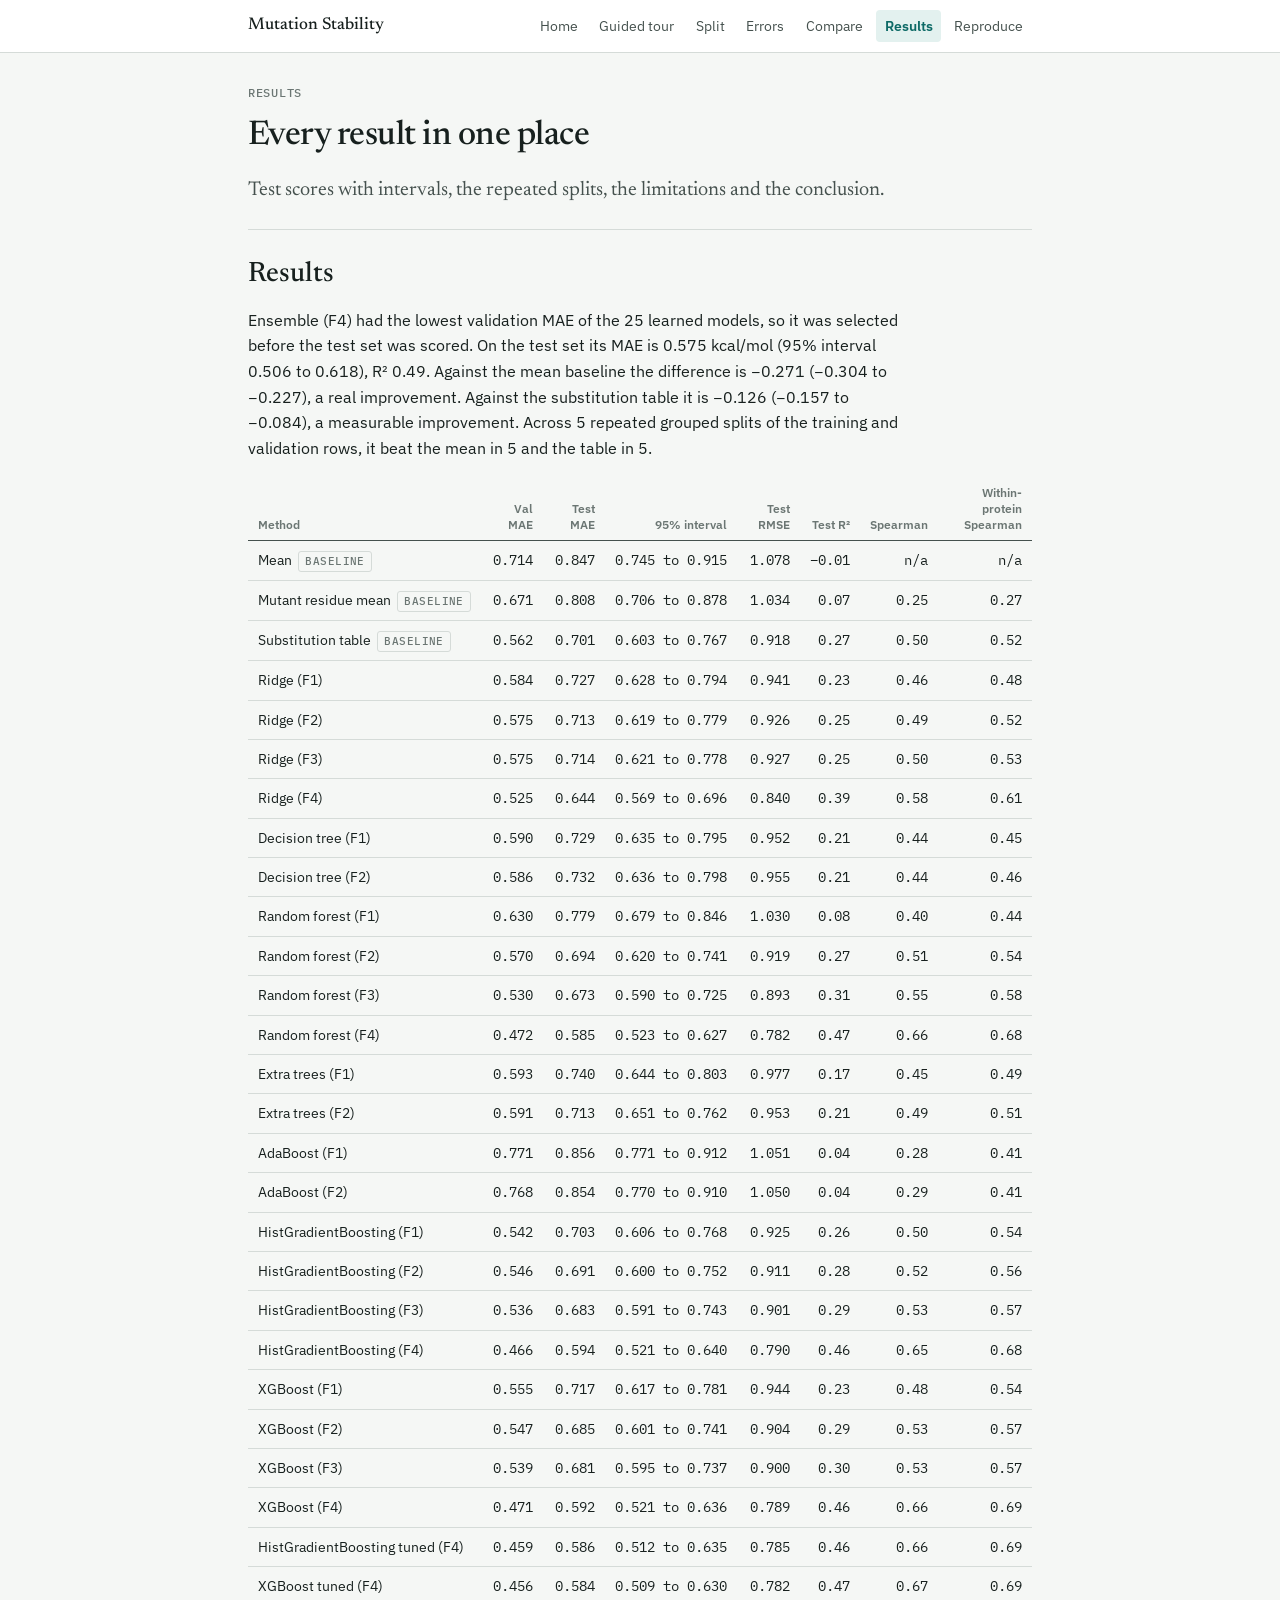
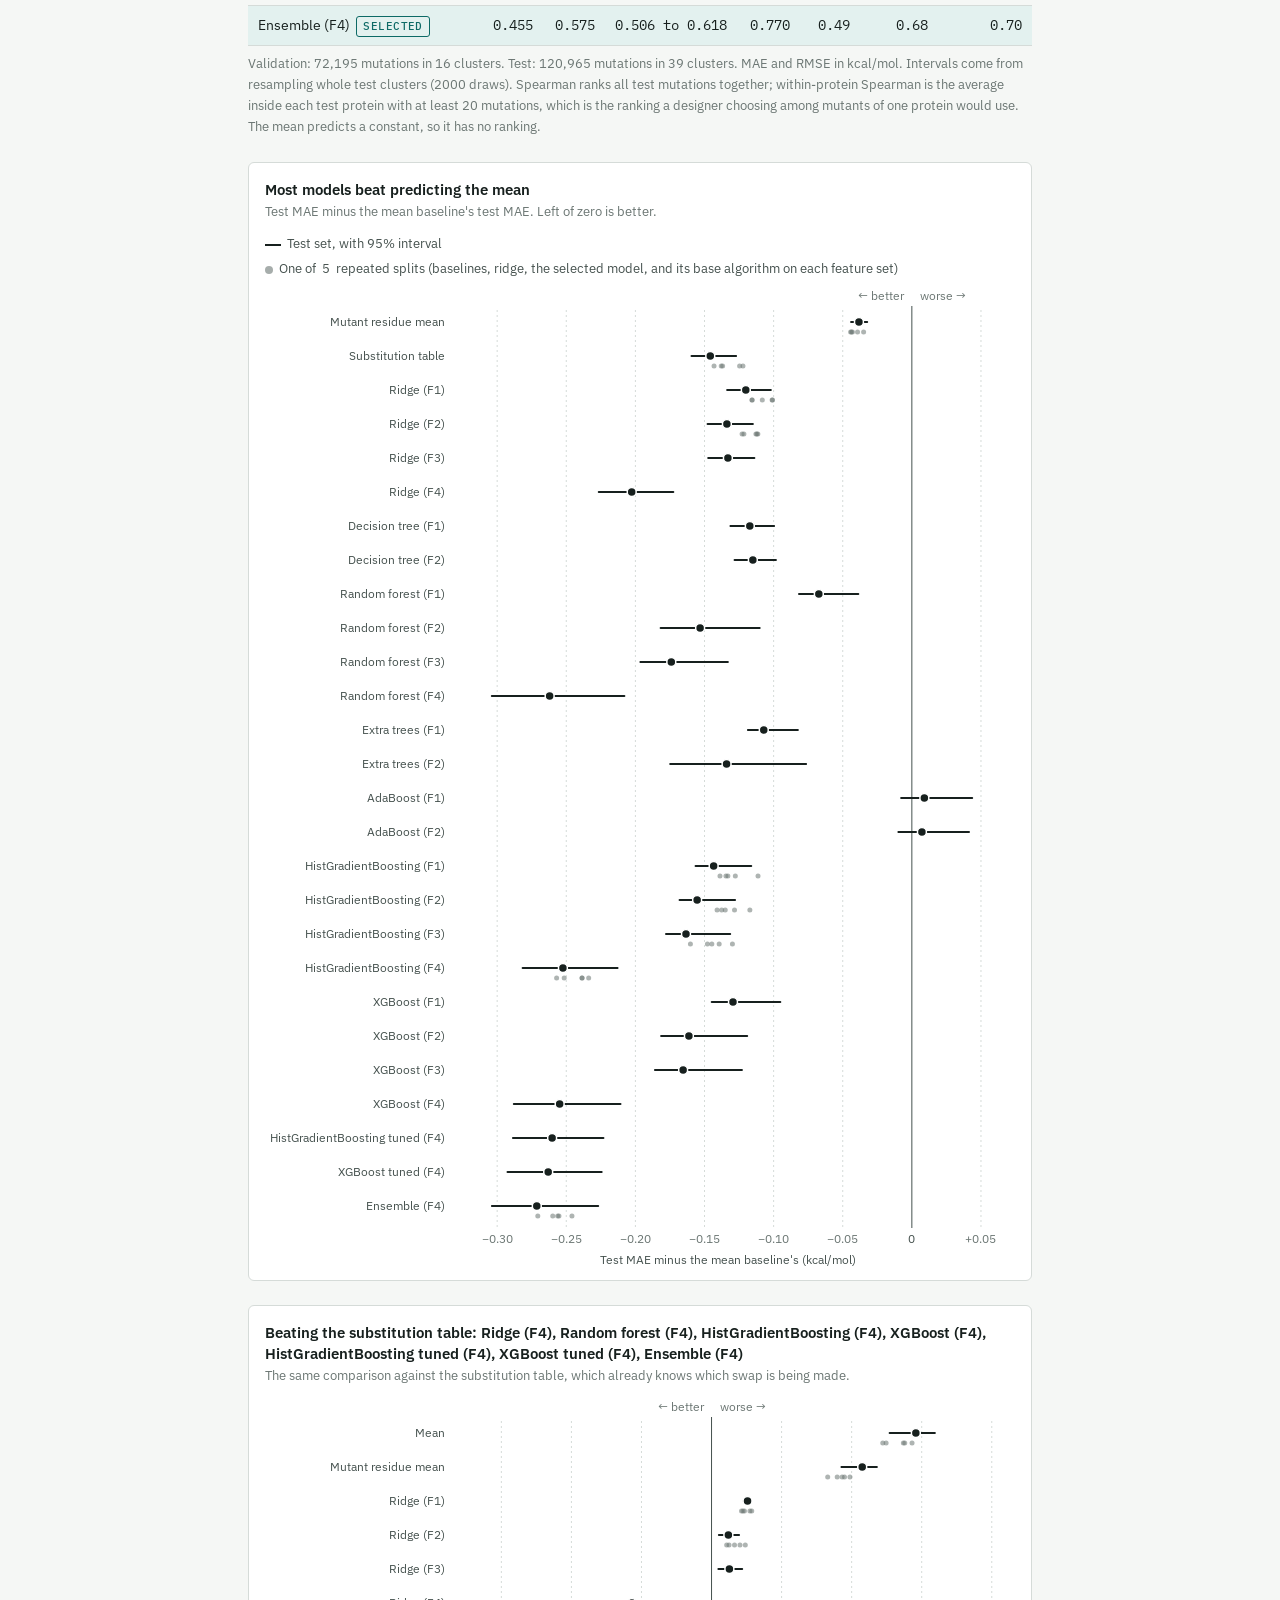
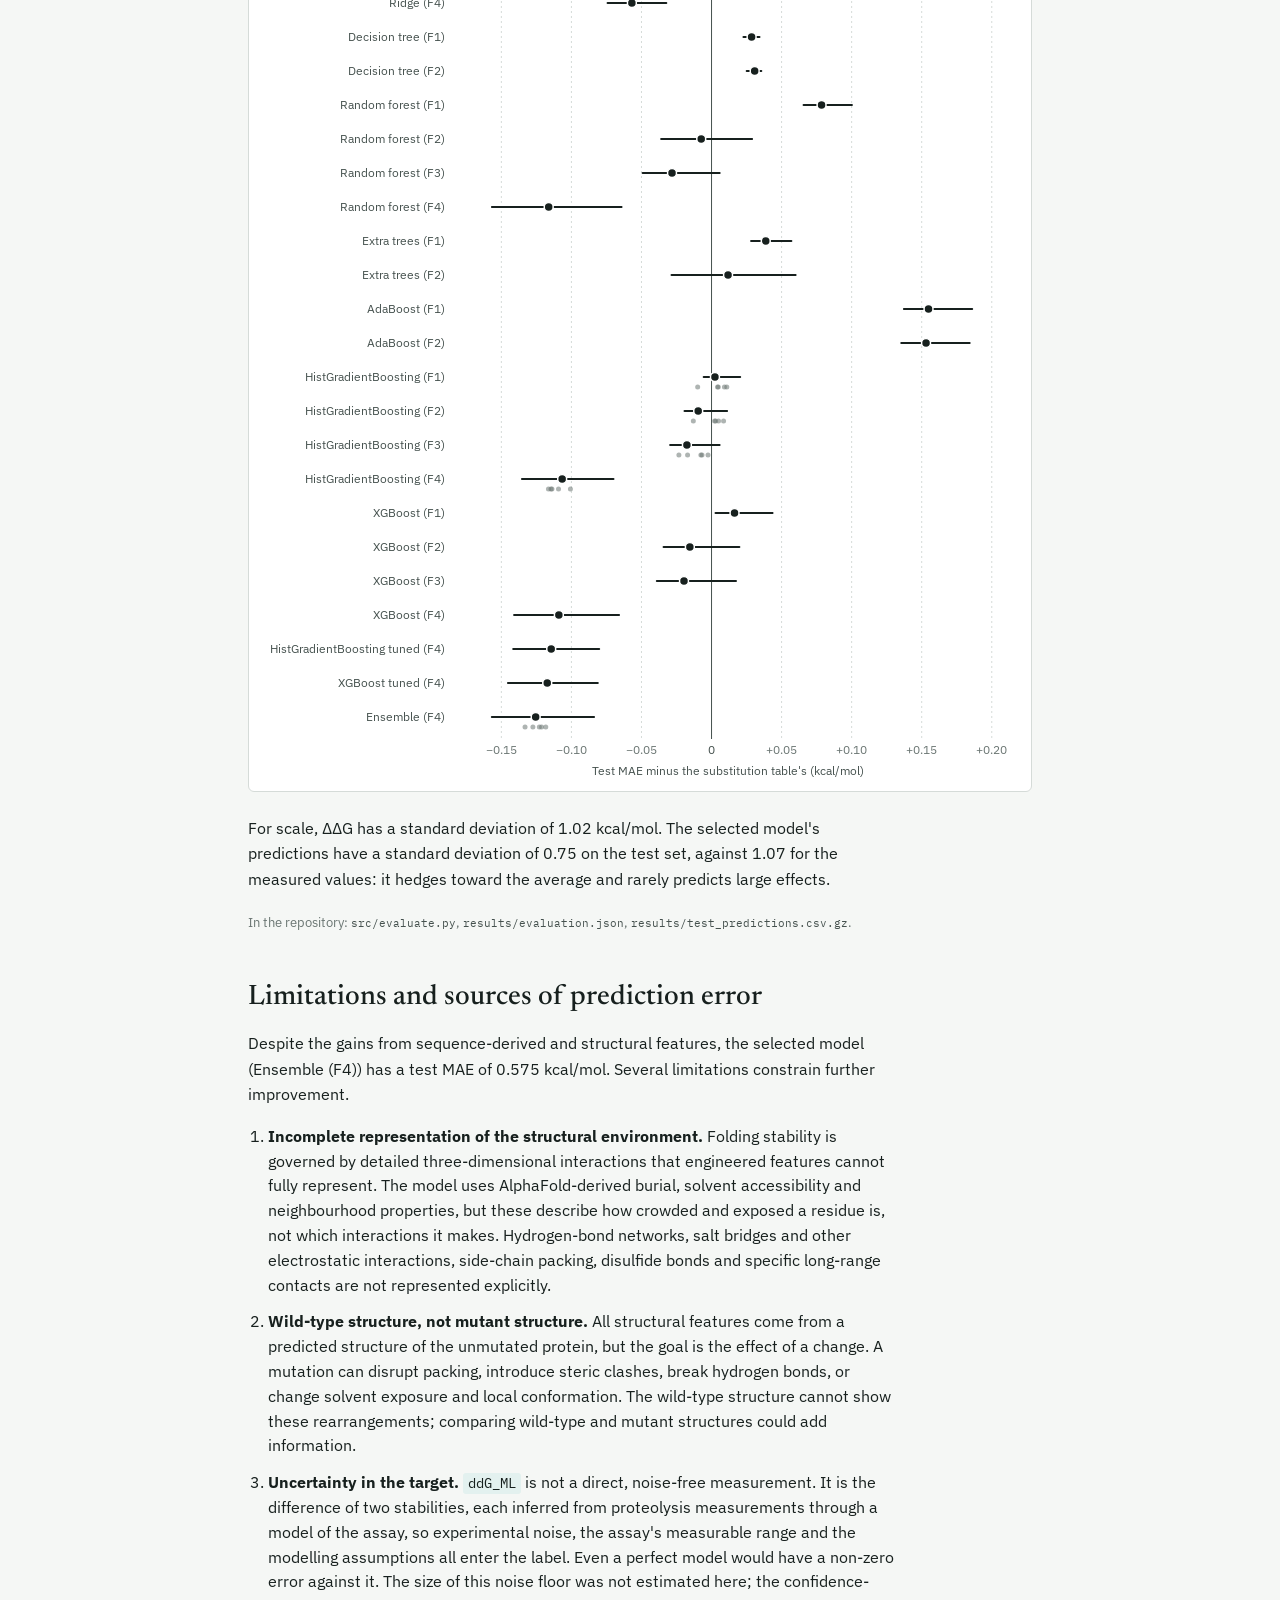
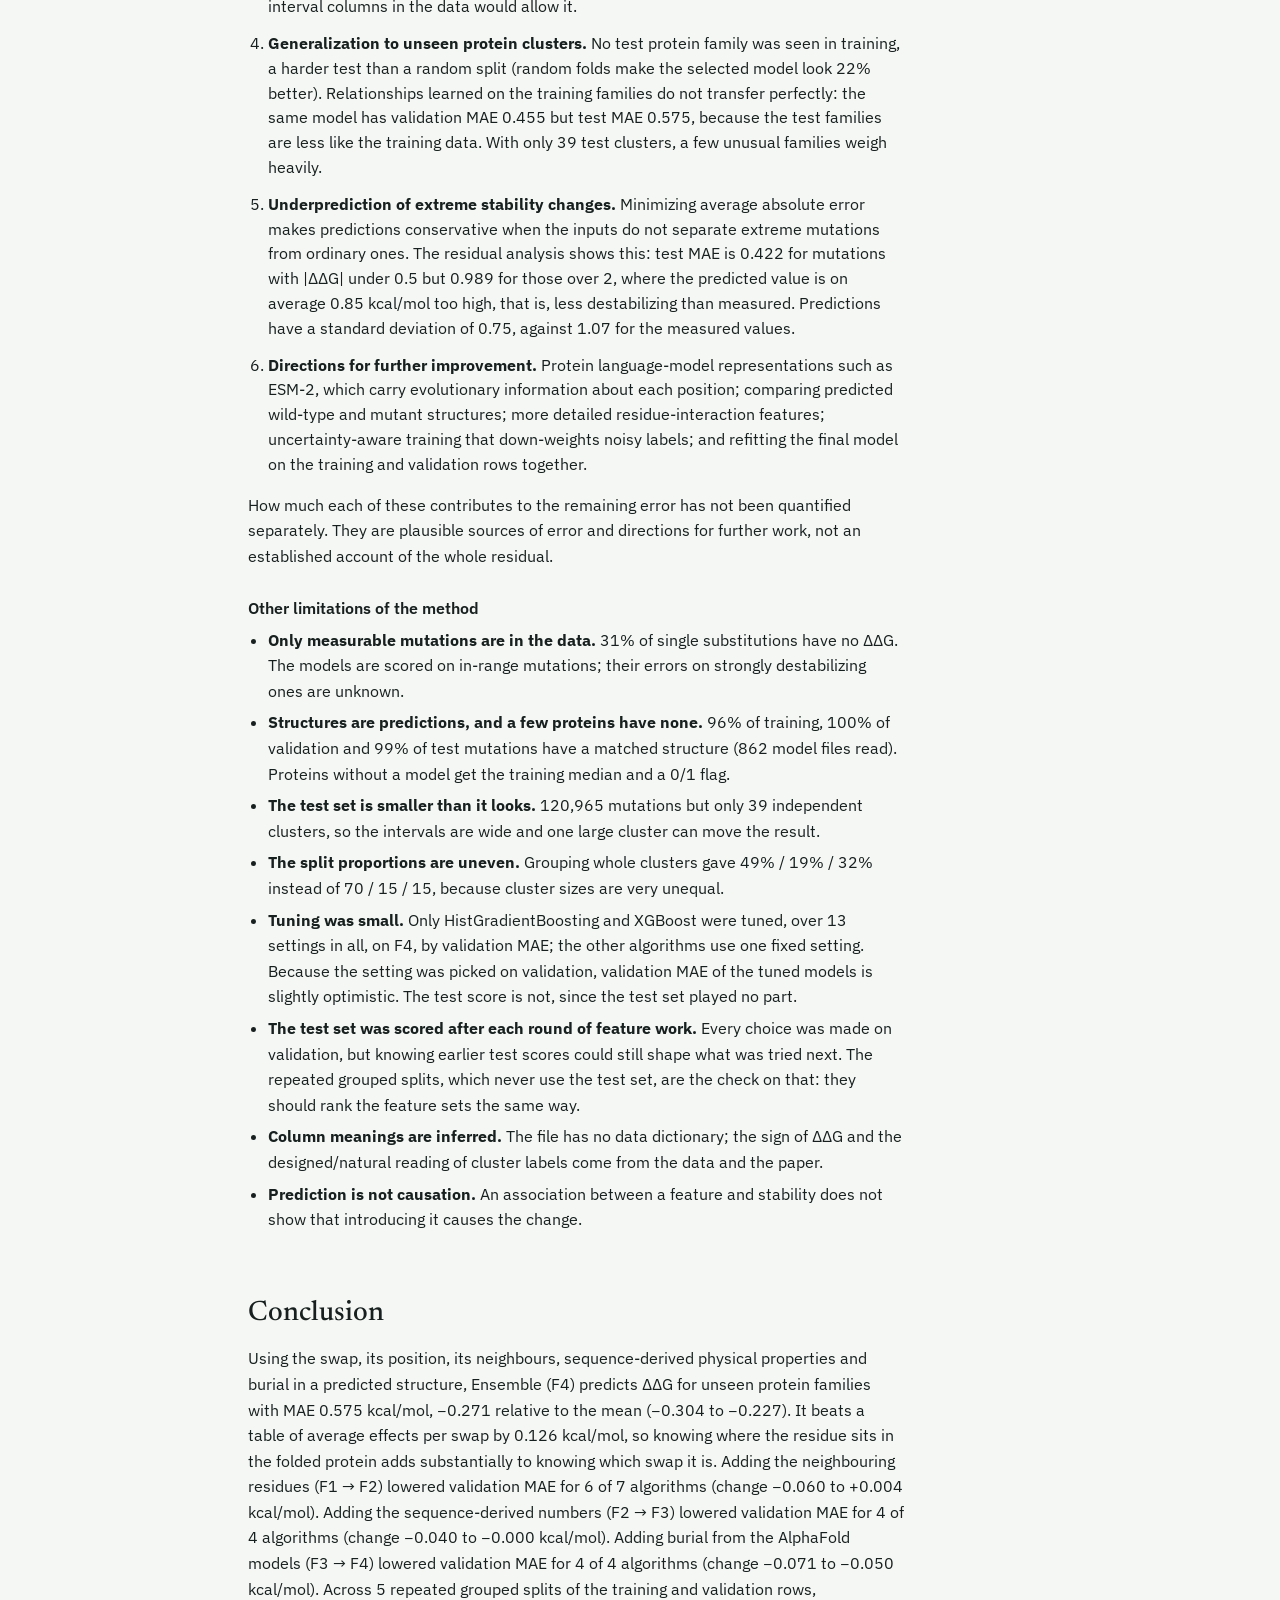
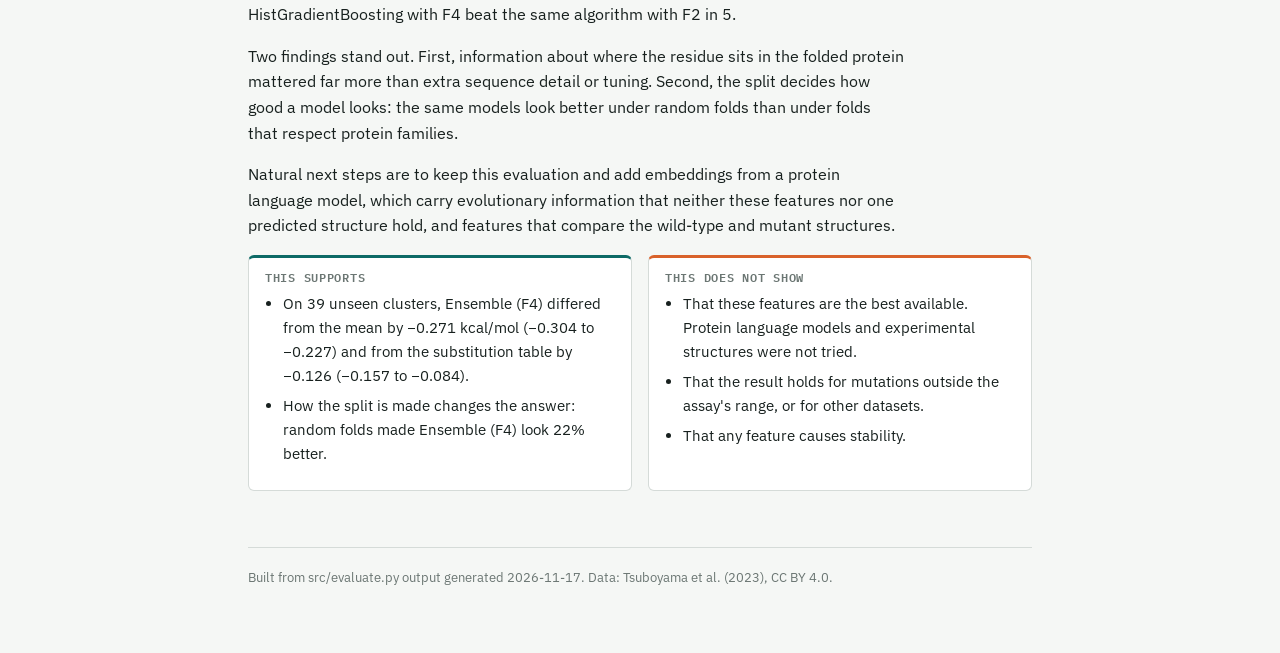
<file: docs/results.html>
<!DOCTYPE html>
<html lang="en">
<head>
<meta charset="utf-8">
<meta name="viewport" content="width=device-width, initial-scale=1">
<title>Results</title>
<meta name="description" content="Predicting the stability change of single amino-acid mutations in unseen protein families.">
<link rel="preconnect" href="https://fonts.googleapis.com">
<link rel="preconnect" href="https://fonts.gstatic.com" crossorigin>
<link href="https://fonts.googleapis.com/css2?family=IBM+Plex+Mono:wght@400;500&family=IBM+Plex+Sans:wght@400;500;600&family=Newsreader:opsz,wght@6..72,400;6..72,500;6..72,600&display=swap" rel="stylesheet">
<link rel="stylesheet" href="style.css">
</head>
<body data-page="results">
<header class="topbar"><div class="topbar-in">
  <a class="brand" href="index.html">Mutation Stability</a>
  <nav aria-label="Pages"><a href="index.html" data-page="index">Home</a><a href="tour.html" data-page="tour">Guided tour</a><a href="split.html" data-page="split">Split</a><a href="errors.html" data-page="errors">Errors</a><a href="compare.html" data-page="compare">Compare</a><a href="results.html" data-page="results">Results</a><a href="reproduce.html" data-page="reproduce">Reproduce</a></nav>
</div></header>
<div class="shell">
<main>
<header class="pagehead"><p class="kicker">Results</p><h1>Every result in one place</h1><p class="answer">Test scores with intervals, the repeated splits, the limitations and the conclusion.</p></header>
<section id="results">
  <h2>Results</h2>
  <p id="verdict"></p>
  <div class="scroll"><table>
    <thead><tr><th>Method</th><th class="r">Val MAE</th><th class="r">Test MAE</th><th class="r">95% interval</th><th class="r">Test RMSE</th><th class="r">Test R²</th><th class="r">Spearman</th><th class="r">Within-protein Spearman</th></tr></thead>
    <tbody id="resultRows"></tbody><caption id="resultCaption"></caption></table></div>
  <div class="figure">
    <h4 id="forestTitle"></h4>
    <p class="sub">Test MAE minus the mean baseline's test MAE. Left of zero is better.</p>
    <div class="legend"><span><i class="line"></i>Test set, with 95% interval</span><span><i class="dot"></i>One of <span data-v="config.n_repeats"></span> repeated splits (baselines, ridge, the selected model, and its base algorithm on each feature set)</span></div>
    <div id="chartForest"></div>
  </div>
  <div class="figure">
    <h4 id="forestTitle2"></h4>
    <p class="sub">The same comparison against the substitution table, which already knows which swap is being made.</p>
    <div id="chartForestRef"></div>
  </div>
  <p id="contextNote"></p>
  <p class="repo" data-items="src/evaluate.py;results/evaluation.json;results/test_predictions.csv.gz"></p>
</section>
<section id="limitations"><h2>Limitations and sources of prediction error</h2>
  <p id="limIntro"></p>
  <ol class="story" id="limits"></ol>
  <p id="limNote"></p>
  <h3>Other limitations of the method</h3>
  <ul id="limOther"></ul>
</section>
<section id="conclusion">
  <h2>Conclusion</h2>
  <p id="conclusionText"></p>
  <p>Two findings stand out. First, information about where the residue sits in the folded protein mattered far more than extra sequence detail or tuning. Second, the split decides how good a model looks: the same models look better under random folds than under folds that respect protein families.</p>
  <p id="nextStep"></p>
  <div class="claims" data-claims="results"></div>
</section>
</main>
<footer id="foot"></footer>
</div>
<div id="tip" role="status"></div>
<script src="results.js"></script>
<script src="about.js"></script>
<script src="app.js"></script>
</body>
</html>
</file>
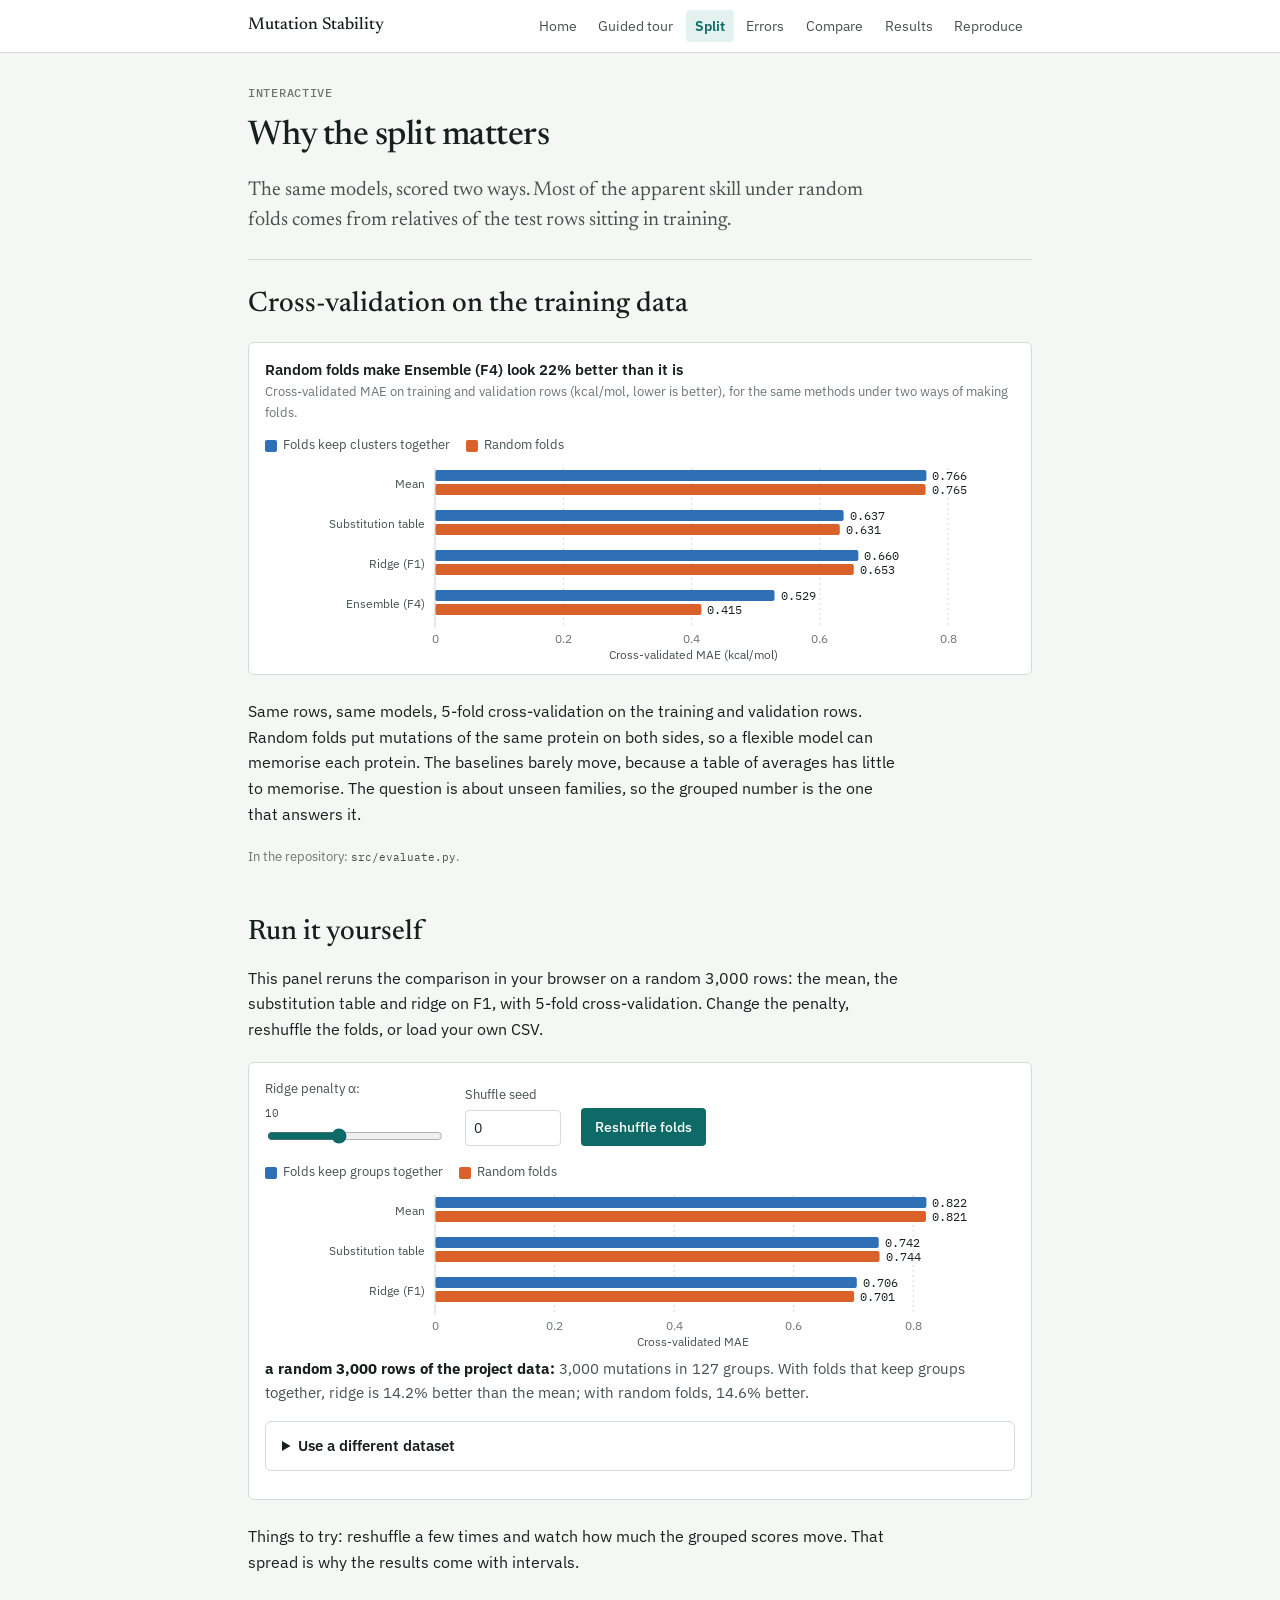
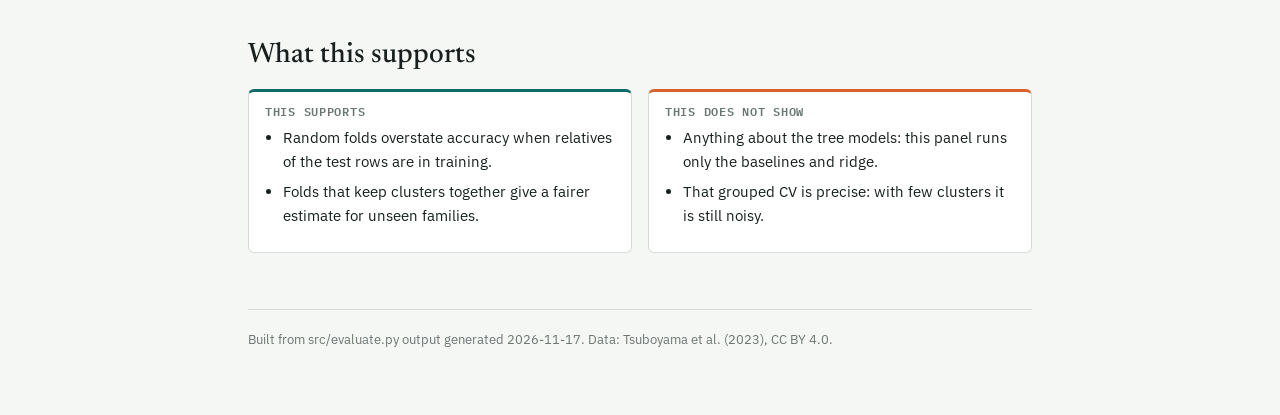
<file: docs/split.html>
<!DOCTYPE html>
<html lang="en">
<head>
<meta charset="utf-8">
<meta name="viewport" content="width=device-width, initial-scale=1">
<title>The Split</title>
<meta name="description" content="Predicting the stability change of single amino-acid mutations in unseen protein families.">
<link rel="preconnect" href="https://fonts.googleapis.com">
<link rel="preconnect" href="https://fonts.gstatic.com" crossorigin>
<link href="https://fonts.googleapis.com/css2?family=IBM+Plex+Mono:wght@400;500&family=IBM+Plex+Sans:wght@400;500;600&family=Newsreader:opsz,wght@6..72,400;6..72,500;6..72,600&display=swap" rel="stylesheet">
<link rel="stylesheet" href="style.css">
</head>
<body data-page="split">
<header class="topbar"><div class="topbar-in">
  <a class="brand" href="index.html">Mutation Stability</a>
  <nav aria-label="Pages"><a href="index.html" data-page="index">Home</a><a href="tour.html" data-page="tour">Guided tour</a><a href="split.html" data-page="split">Split</a><a href="errors.html" data-page="errors">Errors</a><a href="compare.html" data-page="compare">Compare</a><a href="results.html" data-page="results">Results</a><a href="reproduce.html" data-page="reproduce">Reproduce</a></nav>
</div></header>
<div class="shell">
<main>
<header class="pagehead"><p class="kicker">Interactive</p><h1>Why the split matters</h1><p class="answer">The same models, scored two ways. Most of the apparent skill under random folds comes from relatives of the test rows sitting in training.</p></header>
<section id="leak"><h2>Cross-validation on the training data</h2><div class="figure">
    <h4 id="leakTitle"></h4>
    <p class="sub">Cross-validated MAE on training and validation rows (kcal/mol, lower is better), for the same methods under two ways of making folds.</p>
    <div class="legend"><span><i class="s1"></i>Folds keep clusters together</span><span><i class="s2"></i>Random folds</span></div>
    <div id="chartLeak"></div>
  </div>
  <p id="leakNote"></p><p class="repo" data-items="src/evaluate.py"></p></section>
<section id="sandbox">
  <h2>Run it yourself</h2>
  <p>This panel reruns the comparison in your browser on a random <span data-v="config.sandbox_rows"></span> rows: the mean, the substitution table and ridge on F1, with 5-fold cross-validation. Change the penalty, reshuffle the folds, or load your own CSV.</p>
  <div class="figure">
    <div class="controls">
      <label for="sbAlpha">Ridge penalty α: <span class="num" id="sbAlphaVal"></span><input type="range" id="sbAlpha" min="-1" max="4" step="0.25" value="1"></label>
      <label for="sbSeed">Shuffle seed<input type="number" id="sbSeed" value="0" min="0" step="1" style="width:6rem"></label>
      <button type="button" id="sbShuffle">Reshuffle folds</button>
    </div>
    <div class="legend"><span><i class="s1"></i>Folds keep groups together</span><span><i class="s2"></i>Random folds</span></div>
    <div id="chartSandbox"></div>
    <p class="readout" id="sbReadout"></p>
    <details><summary>Use a different dataset</summary>
      <p>Any CSV with a sequence column, a mutation column (single substitutions such as <code>W34D</code>), a numeric target and a group column. The file stays in your browser. Up to 6,000 rows are used.</p>
      <div class="controls"><label for="sbFile">CSV file<input type="file" id="sbFile" accept=".csv,text/csv"></label></div>
      <div class="controls" id="sbMap" hidden>
        <label for="sbSeqCol">Sequence<select id="sbSeqCol"></select></label><label for="sbMutCol">Mutation<select id="sbMutCol"></select></label>
        <label for="sbTargetCol">Target<select id="sbTargetCol"></select></label><label for="sbGroupCol">Group<select id="sbGroupCol"></select></label>
        <button type="button" id="sbRun">Run on this file</button><button type="button" class="ghost" id="sbReset">Back to the project data</button>
      </div>
      <p class="error" id="sbError" role="alert"></p>
    </details>
  </div>
  <p>Things to try: reshuffle a few times and watch how much the grouped scores move. That spread is why the results come with intervals.</p>
</section>
<section id="claims"><h2>What this supports</h2><div class="claims" data-claims="split"></div></section>
</main>
<footer id="foot"></footer>
</div>
<div id="tip" role="status"></div>
<script src="results.js"></script>
<script src="about.js"></script>
<script src="app.js"></script>
</body>
</html>
</file>
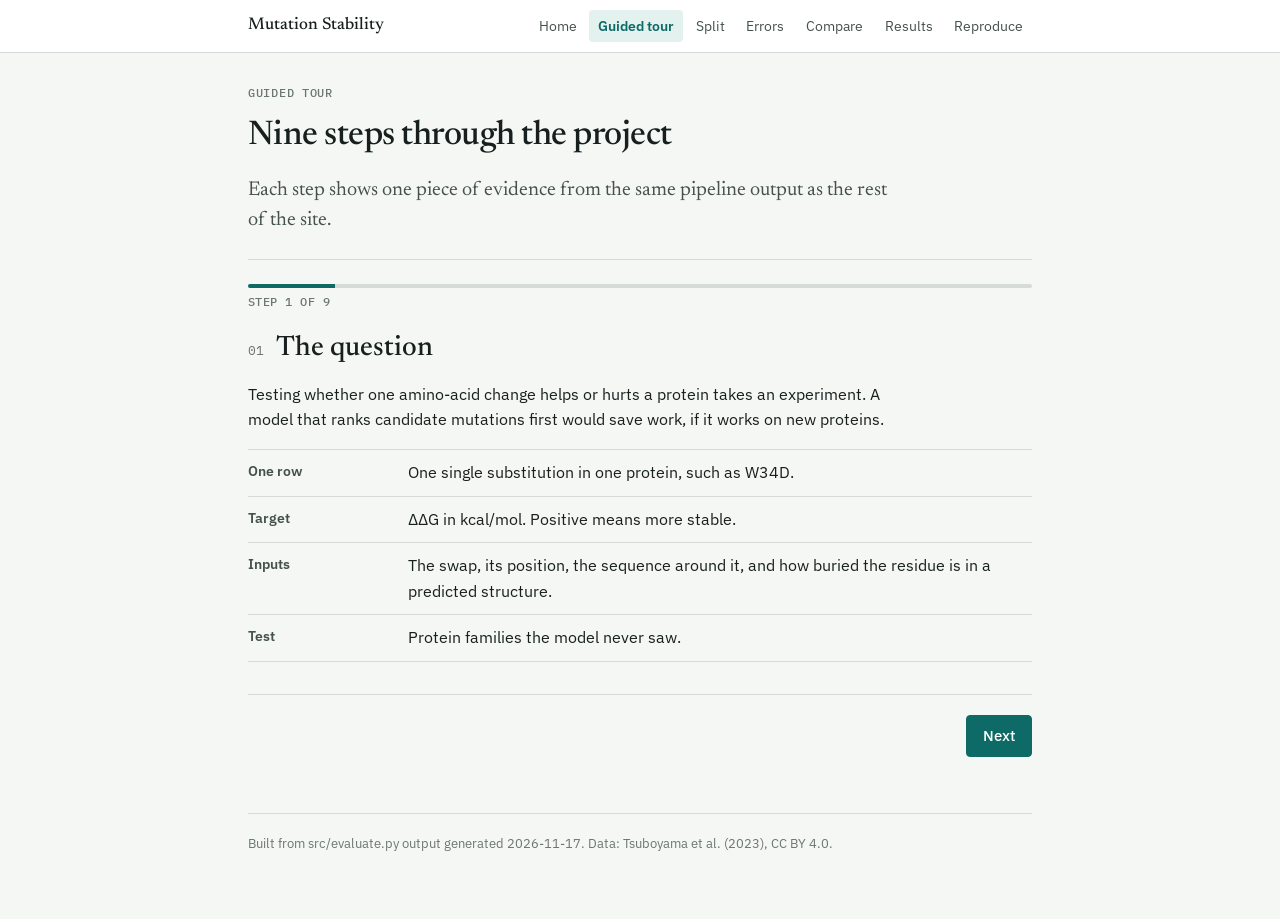
<file: docs/tour.html>
<!DOCTYPE html>
<html lang="en">
<head>
<meta charset="utf-8">
<meta name="viewport" content="width=device-width, initial-scale=1">
<title>Guided Tour</title>
<meta name="description" content="Predicting the stability change of single amino-acid mutations in unseen protein families.">
<link rel="preconnect" href="https://fonts.googleapis.com">
<link rel="preconnect" href="https://fonts.gstatic.com" crossorigin>
<link href="https://fonts.googleapis.com/css2?family=IBM+Plex+Mono:wght@400;500&family=IBM+Plex+Sans:wght@400;500;600&family=Newsreader:opsz,wght@6..72,400;6..72,500;6..72,600&display=swap" rel="stylesheet">
<link rel="stylesheet" href="style.css">
</head>
<body data-page="tour">
<header class="topbar"><div class="topbar-in">
  <a class="brand" href="index.html">Mutation Stability</a>
  <nav aria-label="Pages"><a href="index.html" data-page="index">Home</a><a href="tour.html" data-page="tour">Guided tour</a><a href="split.html" data-page="split">Split</a><a href="errors.html" data-page="errors">Errors</a><a href="compare.html" data-page="compare">Compare</a><a href="results.html" data-page="results">Results</a><a href="reproduce.html" data-page="reproduce">Reproduce</a></nav>
</div></header>
<div class="shell">
<main>
<header class="pagehead"><p class="kicker">Guided tour</p><h1>Nine steps through the project</h1><p class="answer">Each step shows one piece of evidence from the same pipeline output as the rest of the site.</p></header>
<div class="tour-bar"><div class="tour-track"><div class="tour-fill" id="tourFill"></div></div><p class="tour-count" id="tourCount"></p></div>
<section class="tstep" id="step-1"><h2><span class="n">01</span>The question</h2><p>Testing whether one amino-acid change helps or hurts a protein takes an experiment. A model that ranks candidate mutations first would save work, if it works on new proteins.</p>
<dl class="frame"><dt>One row</dt><dd>One single substitution in one protein, such as W34D.</dd><dt>Target</dt><dd>ΔΔG in kcal/mol. Positive means more stable.</dd><dt>Inputs</dt><dd>The swap, its position, the sequence around it, and how buried the residue is in a predicted structure.</dd><dt>Test</dt><dd>Protein families the model never saw.</dd></dl></section>
<section class="tstep" id="step-2"><h2><span class="n">02</span>One row of the data</h2><p>Five random rows. The sequence shows six residues either side of the mutated one, in bold.</p>
<div class="scroll"><table><thead><tr><th>Mutation</th><th>Sequence around it</th><th class="r">ΔΔG</th><th>Cluster</th></tr></thead><tbody id="tourRows"></tbody></table></div><button type="button" class="ghost" id="tourShuffle">Show five other rows</button></section>
<section class="tstep" id="step-3"><h2><span class="n">03</span>What the target looks like</h2><div class="figure">
    <h4>Most mutations change stability only a little, and destabilizing ones outnumber stabilizing ones</h4>
    <p class="sub">Number of kept single substitutions by measured ΔΔG. Positive means more stable.</p>
    <div class="legend"><span><i class="s1"></i>Designed proteins</span><span><i class="s2"></i>Natural proteins</span></div>
    <div id="chartHist"></div>
  </div></section>
<section class="tstep" id="step-4"><h2><span class="n">04</span>What is wrong with the data</h2><ul id="quality"></ul></section>
<section class="tstep" id="step-5"><h2><span class="n">05</span>Why the split follows protein families</h2><div class="figure">
    <h4 id="leakTitle"></h4>
    <p class="sub">Cross-validated MAE on training and validation rows (kcal/mol, lower is better), for the same methods under two ways of making folds.</p>
    <div class="legend"><span><i class="s1"></i>Folds keep clusters together</span><span><i class="s2"></i>Random folds</span></div>
    <div id="chartLeak"></div>
  </div>
  <p id="leakNote"></p></section>
<section class="tstep" id="step-6"><h2><span class="n">06</span>The bar to beat</h2><p>Three baselines that use almost no information, and the selected model, on the test set.</p>
<div class="scroll"><table><thead><tr><th>Method</th><th class="r">Test MAE</th><th class="r">95% interval</th></tr></thead><tbody id="tourBase"></tbody></table></div></section>
<section class="tstep" id="step-7"><h2><span class="n">07</span>The models against the baselines</h2><p id="tourVerdict"></p><div class="figure">
    <h4 id="forestTitle"></h4>
    <p class="sub">Test MAE minus the mean baseline's test MAE. Left of zero is better.</p>
    <div class="legend"><span><i class="line"></i>Test set, with 95% interval</span><span><i class="dot"></i>One of <span data-v="config.n_repeats"></span> repeated splits (baselines, ridge, the selected model, and its base algorithm on each feature set)</span></div>
    <div id="chartForest"></div>
  </div>
  <div class="figure">
    <h4 id="forestTitle2"></h4>
    <p class="sub">The same comparison against the substitution table, which already knows which swap is being made.</p>
    <div id="chartForestRef"></div>
  </div></section>
<section class="tstep" id="step-8"><h2><span class="n">08</span>Where the predictions fail</h2><p>Each point is a test mutation. A perfect model would put every point on the dashed line.</p>
<div class="figure"><div class="controls"><label for="exModel">Method<select id="exModel"></select></label></div><div class="legend"><span><i class="s1"></i>Designed</span><span><i class="s2"></i>Natural</span></div><div id="chartScatter"></div><p class="readout" id="exReadout"></p></div></section>
<section class="tstep" id="step-9"><h2><span class="n">09</span>What the results can and cannot claim</h2><p id="conclusionText"></p><div class="claims" data-claims="results"></div><p><a href="results.html">Full results</a> · <a href="reproduce.html">Reproduce it</a></p></section>
<div class="tour-nav"><a class="btn ghost" id="tourPrev" href="#step-1">Back</a><a class="btn" id="tourNext" href="#step-2">Next</a></div>
</main>
<footer id="foot"></footer>
</div>
<div id="tip" role="status"></div>
<script src="results.js"></script>
<script src="about.js"></script>
<script src="app.js"></script>
</body>
</html>
</file>
<file: docs/style.css>
/* Layout idea: a lab report. Sticky section index on the left, one reading column,
   figures and tables set on white panels, numbers in a monospaced face. */
:root {
  --paper: #f5f7f5;
  --panel: #ffffff;
  --ink: #17201e;
  --ink-2: #45514e;
  --ink-3: #6b7673;
  --rule: #d5dbd8;
  --accent: #0d6a66;
  --accent-wash: #e3f1ef;
  --s1: #2f6fb5;          /* series 1: honest / designed */
  --s2: #d9622b;          /* series 2: leaky / natural */
  --s3: #1a9e73;          /* series 3: feature set F3 */
  --s4: #b58400;          /* series 4: feature set F4 */
  --band: rgba(23, 32, 30, .06);
  --font-display: "Newsreader", "Iowan Old Style", Georgia, serif;
  --font-body: "IBM Plex Sans", "Segoe UI", system-ui, sans-serif;
  --font-mono: "IBM Plex Mono", ui-monospace, "SFMono-Regular", Menlo, monospace;
}
@media (prefers-color-scheme: dark) {
  :root:not([data-theme="light"]) {
    color-scheme: dark;
    --paper: #141917; --panel: #1b211f; --ink: #e7ecea; --ink-2: #b4beba; --ink-3: #8b9692;
    --rule: #2f3835; --accent: #62c4be; --accent-wash: #1c302e; --s1: #3f82d2; --s2: #dd6a35; --s3: #199e70; --s4: #c98500;
    --band: rgba(231, 236, 234, .07);
  }
}
:root[data-theme="dark"] {
  color-scheme: dark;
  --paper: #141917; --panel: #1b211f; --ink: #e7ecea; --ink-2: #b4beba; --ink-3: #8b9692;
  --rule: #2f3835; --accent: #62c4be; --accent-wash: #1c302e; --s1: #3f82d2; --s2: #dd6a35; --s3: #199e70; --s4: #c98500;
  --band: rgba(231, 236, 234, .07);
}

* { box-sizing: border-box; }
[hidden] { display: none !important; }
html { scroll-behavior: smooth; scroll-padding-top: 1rem; }
@media (prefers-reduced-motion: reduce) { html { scroll-behavior: auto; } }
body {
  margin: 0; background: var(--paper); color: var(--ink);
  font: 400 1rem/1.6 var(--font-body);
  -webkit-text-size-adjust: 100%;
}
a { color: var(--accent); text-underline-offset: .15em; }
:focus-visible { outline: 2px solid var(--accent); outline-offset: 2px; border-radius: 2px; }

.shell { max-width: 52rem; margin: 0 auto; padding: 2rem 1.5rem 4rem; }

main { min-width: 0; }
header.top { padding-bottom: 2rem; border-bottom: 1px solid var(--rule); }
.kicker { font: 500 .75rem/1.4 var(--font-mono); letter-spacing: .06em; text-transform: uppercase; color: var(--ink-3); margin: 0 0 1rem; }
h1 { font: 500 2.5rem/1.1 var(--font-display); letter-spacing: -.015em; margin: 0 0 1.25rem; text-wrap: balance; }
.answer { font: 400 1.25rem/1.5 var(--font-display); color: var(--ink-2); margin: 0 0 1.75rem; max-width: 40rem; }
.answer strong { color: var(--ink); font-weight: 600; }
.facts { display: grid; grid-template-columns: repeat(3, minmax(0, 1fr)); gap: 1px; background: var(--rule); border: 1px solid var(--rule); border-radius: 6px; overflow: hidden; }
.facts div { background: var(--panel); padding: .875rem 1rem; }
.facts dt { font-size: .8125rem; color: var(--ink-3); margin-bottom: .25rem; }
.facts dd { margin: 0; font: 500 1.375rem/1.2 var(--font-mono); font-variant-numeric: tabular-nums; }
.facts dd small { display: block; font: 400 .75rem/1.4 var(--font-body); color: var(--ink-3); margin-top: .25rem; }
.byline { font-size: .875rem; color: var(--ink-3); margin: 1rem 0 0; }

section { padding-top: 3rem; }
h2 { font: 500 1.75rem/1.2 var(--font-display); margin: 0 0 1rem; text-wrap: balance; display: flex; gap: .75rem; align-items: baseline; }
h2 .n { font: 400 .8125rem/1 var(--font-mono); color: var(--ink-3); }
h3 { font: 600 1rem/1.4 var(--font-body); margin: 1.75rem 0 .5rem; }
p { margin: 0 0 1rem; max-width: 41rem; }
ul, ol { margin: 0 0 1rem; padding-left: 1.25rem; max-width: 41rem; }
li { margin-bottom: .375rem; }
code, .num { font-family: var(--font-mono); font-size: .875em; font-variant-numeric: tabular-nums; }
code { background: var(--accent-wash); padding: .1em .35em; border-radius: 3px; overflow-wrap: anywhere; }

dl.frame { display: grid; grid-template-columns: 10rem minmax(0, 1fr); gap: 0; margin: 0 0 1rem; border-top: 1px solid var(--rule); }
dl.frame dt, dl.frame dd { padding: .625rem 0; border-bottom: 1px solid var(--rule); margin: 0; }
dl.frame dt { font-weight: 600; font-size: .875rem; color: var(--ink-2); padding-right: 1rem; }

.figure { background: var(--panel); border: 1px solid var(--rule); border-radius: 6px; padding: 1rem 1rem .75rem; margin: 1.25rem 0 1.5rem; }
.figure h4 { font: 600 .9375rem/1.4 var(--font-body); margin: 0 0 .125rem; }
.figure .sub { font-size: .8125rem; color: var(--ink-3); margin: 0 0 .75rem; max-width: none; }
.figure svg { display: block; width: 100%; height: auto; overflow: visible; }
.legend { display: flex; flex-wrap: wrap; gap: .25rem 1rem; font-size: .8125rem; color: var(--ink-2); margin: 0 0 .5rem; }
.legend span { display: inline-flex; align-items: center; gap: .375rem; }
.legend i { width: .75rem; height: .75rem; border-radius: 2px; display: inline-block; }
.legend i.s1 { background: var(--s1); } .legend i.s2 { background: var(--s2); } .legend i.s3 { background: var(--s3); } .legend i.s4 { background: var(--s4); }
.legend i.line { height: 2px; width: 1rem; background: var(--ink); border-radius: 0; }
.legend i.dot { width: .5rem; height: .5rem; border-radius: 50%; background: var(--ink-3); opacity: .6; }
svg text { font-family: var(--font-body); font-size: 12px; fill: var(--ink-2); }
svg text.val { font-family: var(--font-mono); font-size: 11.5px; fill: var(--ink); }
svg text.muted { fill: var(--ink-3); }
svg .axis { stroke: var(--rule); stroke-width: 1; }
svg .grid { stroke: var(--rule); stroke-width: 1; stroke-dasharray: 2 3; }
svg .zero { stroke: var(--ink-2); stroke-width: 1; }
svg .f1 { fill: var(--s1); } svg .f2 { fill: var(--s2); } svg .f3 { fill: var(--s3); } svg .f4 { fill: var(--s4); }
svg .band { fill: var(--band); }
svg .pt { stroke: var(--panel); stroke-width: 1; cursor: pointer; }
svg .pt:hover, svg .pt:focus { stroke: var(--ink); stroke-width: 1.5; outline: none; }
svg .ci { stroke: var(--ink); stroke-width: 2; stroke-linecap: round; }
svg .est { fill: var(--ink); stroke: var(--panel); stroke-width: 1.5; }
svg .rep { fill: var(--ink-3); opacity: .55; }
svg .diag { stroke: var(--ink-3); stroke-width: 1; stroke-dasharray: 4 3; }

.scroll { overflow-x: auto; margin: 1rem 0 1.5rem; }
table { border-collapse: collapse; width: 100%; font-size: .875rem; }
caption { caption-side: bottom; text-align: left; font-size: .8125rem; color: var(--ink-3); padding-top: .5rem; }
th { text-align: left; font: 600 .75rem/1.3 var(--font-body); color: var(--ink-3); padding: .5rem .625rem; border-bottom: 1.5px solid var(--ink-2); vertical-align: bottom; }
td { padding: .5rem .625rem; border-bottom: 1px solid var(--rule); vertical-align: top; }
td.r, th.r { text-align: right; font-family: var(--font-mono); font-variant-numeric: tabular-nums; white-space: nowrap; }
th.r { font-family: var(--font-body); white-space: normal; }
#resultRows td:first-child { white-space: nowrap; }
tr.pick td { background: var(--accent-wash); }
.pill { display: inline-block; font: 500 .6875rem/1 var(--font-mono); letter-spacing: .04em; text-transform: uppercase; padding: .25rem .4rem; border-radius: 3px; border: 1px solid var(--rule); color: var(--ink-3); margin-left: .375rem; white-space: nowrap; }
.pill.sel { border-color: var(--accent); color: var(--accent); }

.note { border-left: 3px solid var(--accent); background: var(--accent-wash); padding: .75rem 1rem; border-radius: 0 6px 6px 0; margin: 1.25rem 0; font-size: .9375rem; }
.note p:last-child { margin-bottom: 0; }

.controls { display: flex; flex-wrap: wrap; gap: .75rem 1.25rem; align-items: end; margin: 0 0 1rem; }
.controls label { display: flex; flex-direction: column; gap: .25rem; font-size: .8125rem; color: var(--ink-2); }
select, input[type="number"], input[type="text"], button, input[type="file"] { font: inherit; font-size: .875rem; color: var(--ink); }
select, input[type="number"], input[type="text"] { background: var(--panel); border: 1px solid var(--rule); border-radius: 4px; padding: .375rem .5rem; min-height: 2.25rem; }
input[type="range"] { accent-color: var(--accent); width: 11rem; max-width: 100%; }
button { background: var(--accent); color: var(--panel); border: 0; border-radius: 4px; padding: .5rem .875rem; min-height: 2.25rem; cursor: pointer; font-weight: 500; }
button.ghost { background: transparent; color: var(--accent); border: 1px solid var(--accent); }
button:hover { filter: brightness(1.08); }
.readout { font-size: .9375rem; color: var(--ink-2); margin: .5rem 0 0; max-width: none; }
.readout strong { color: var(--ink); }
.error { color: var(--s2); font-size: .875rem; margin: .5rem 0 0; }
details { border: 1px solid var(--rule); border-radius: 6px; padding: .75rem 1rem; background: var(--panel); margin: 1rem 0; }
summary { cursor: pointer; font-weight: 600; font-size: .9375rem; }
details[open] summary { margin-bottom: .75rem; }
pre { background: var(--panel); border: 1px solid var(--rule); border-radius: 6px; padding: .875rem 1rem; overflow-x: auto; font: 400 .8125rem/1.6 var(--font-mono); margin: 0 0 1rem; }
#tip { position: fixed; z-index: 10; pointer-events: none; background: var(--ink); color: var(--paper); font-size: .8125rem; line-height: 1.45; padding: .5rem .625rem; border-radius: 4px; max-width: 16rem; display: none; }
#tip b { font-weight: 600; } #tip .num { font-size: .8125rem; }
footer { margin-top: 3.5rem; padding-top: 1.25rem; border-top: 1px solid var(--rule); font-size: .8125rem; color: var(--ink-3); }


/* top bar */
.topbar { border-bottom: 1px solid var(--rule); background: var(--panel); }
.topbar-in { max-width: 52rem; margin: 0 auto; padding: .625rem 1.5rem; display: flex; align-items: center; gap: 1.5rem; flex-wrap: wrap; }
.brand { font: 500 1.0625rem/1.2 var(--font-display); color: var(--ink); text-decoration: none; white-space: nowrap; }
.topbar nav { display: flex; gap: .25rem; flex-wrap: wrap; margin-left: auto; }
.topbar nav a { font-size: .875rem; color: var(--ink-2); text-decoration: none; padding: .3rem .55rem; border-radius: 4px; }
.topbar nav a:hover { background: var(--accent-wash); color: var(--ink); }
.topbar nav a.here { color: var(--accent); font-weight: 600; background: var(--accent-wash); }

/* hero, page heads, buttons, cards, flow */
.hero { padding-bottom: 1.75rem; border-bottom: 1px solid var(--rule); }
.pagehead { padding-bottom: 1.5rem; border-bottom: 1px solid var(--rule); }
.pagehead h1 { font-size: 2.125rem; }
.pagehead .answer { margin-bottom: 0; }
.cta { display: flex; flex-wrap: wrap; align-items: center; gap: .75rem 1rem; margin: 0 0 1.75rem; }
.cta-note { font-size: .875rem; color: var(--ink-3); }
a.btn { display: inline-flex; align-items: center; min-height: 2.5rem; padding: .5rem 1rem; border-radius: 4px; background: var(--accent); color: var(--panel); text-decoration: none; font-weight: 500; font-size: .9375rem; border: 1px solid var(--accent); }
a.btn.ghost { background: transparent; color: var(--accent); }
a.btn:hover { filter: brightness(1.08); }
.flow { list-style: none; margin: 0 0 1.75rem; padding: 0; display: grid; grid-template-columns: repeat(5, minmax(0, 1fr)); gap: .75rem; counter-reset: fl; max-width: none; }
.flow li { position: relative; background: var(--panel); border: 1px solid var(--rule); border-radius: 6px; padding: .75rem .75rem .875rem; margin: 0; font-size: .8125rem; line-height: 1.45; color: var(--ink-2); counter-increment: fl; }
.flow li::before { content: counter(fl); display: block; font: 500 .6875rem/1 var(--font-mono); color: var(--ink-3); margin-bottom: .5rem; }
.flow li:not(:last-child)::after { content: "→"; position: absolute; right: -.7rem; top: 50%; transform: translateY(-50%); color: var(--ink-3); background: var(--paper); font-size: .875rem; line-height: 1; z-index: 1; }
.flow b { display: block; color: var(--ink); font-size: .9375rem; margin-bottom: .25rem; }
.cards { display: grid; grid-template-columns: repeat(auto-fit, minmax(14rem, 1fr)); gap: 1rem; margin-top: 1rem; }
a.card { display: flex; flex-direction: column; gap: .375rem; padding: .875rem 1rem; background: var(--panel); border: 1px solid var(--rule); border-radius: 6px; text-decoration: none; color: var(--ink-2); font-size: .9375rem; line-height: 1.45; }
a.card b { color: var(--ink); font-size: 1rem; }
a.card:hover { border-color: var(--accent); }
.claims { display: grid; grid-template-columns: repeat(2, minmax(0, 1fr)); gap: 1rem; margin: 1rem 0; }
.claims > div { background: var(--panel); border: 1px solid var(--rule); border-radius: 6px; padding: .75rem 1rem .5rem; }
.claims > div:first-child { border-top: 3px solid var(--accent); }
.claims > div:last-child { border-top: 3px solid var(--s2); }
.claims h4 { font: 600 .75rem/1.2 var(--font-mono); letter-spacing: .06em; text-transform: uppercase; color: var(--ink-3); margin: 0 0 .5rem; }
.claims ul { padding-left: 1.1rem; font-size: .9375rem; }
.repo { font-size: .8125rem; color: var(--ink-3); margin: 1.25rem 0 0; }
.repo code { background: transparent; padding: 0; color: var(--ink-2); }
.repo a { text-decoration: none; }
.repo a:hover code { text-decoration: underline; }
section > h3 + p { margin-top: 0; }

/* tour */
.tour-bar { margin: 1.5rem 0 0; }
.tour-track { height: 4px; background: var(--rule); border-radius: 2px; overflow: hidden; }
.tour-fill { height: 100%; width: 0; background: var(--accent); transition: width .25s ease; }
@media (prefers-reduced-motion: reduce) { .tour-fill { transition: none; } }
.tour-count { font: 500 .75rem/1 var(--font-mono); color: var(--ink-3); margin: .5rem 0 0; letter-spacing: .04em; text-transform: uppercase; }
.tstep { display: none; padding-top: 1.5rem; }
.tstep.active { display: block; }
.tour-nav { display: flex; justify-content: space-between; margin-top: 2rem; padding-top: 1.25rem; border-top: 1px solid var(--rule); }

@media (max-width: 56rem) {
  .flow { grid-template-columns: minmax(0, 1fr); }
  .flow li:not(:last-child)::after { content: "↓"; right: auto; left: 1rem; top: auto; bottom: -.8rem; transform: none; }
}
@media (max-width: 40rem) {
  .shell { padding: 1.25rem 1rem 3rem; }
  .topbar-in { padding: .625rem 1rem; gap: .5rem; }
  .topbar nav { margin-left: 0; }
  h1, .pagehead h1 { font-size: 1.75rem; }
  .answer { font-size: 1.125rem; }
  .facts, .claims { grid-template-columns: minmax(0, 1fr); }
  dl.frame { grid-template-columns: minmax(0, 1fr); }
  dl.frame dt { border-bottom: 0; padding-bottom: 0; }
  dl.frame dd { padding-top: .125rem; }
}

.pagehead + section { padding-top: 1.75rem; }
tr.sub td { font: 600 .75rem/1.2 var(--font-mono); letter-spacing: .04em; text-transform: uppercase; color: var(--ink-3); padding-top: 1rem; border-bottom: 1px solid var(--rule); }
p.note { background: var(--panel); border: 1px solid var(--rule); border-radius: 6px; padding: .75rem 1rem; }
ol.story { padding-left: 1.25rem; } ol.story li { margin-bottom: .75rem; line-height: 1.55; }
</file>
